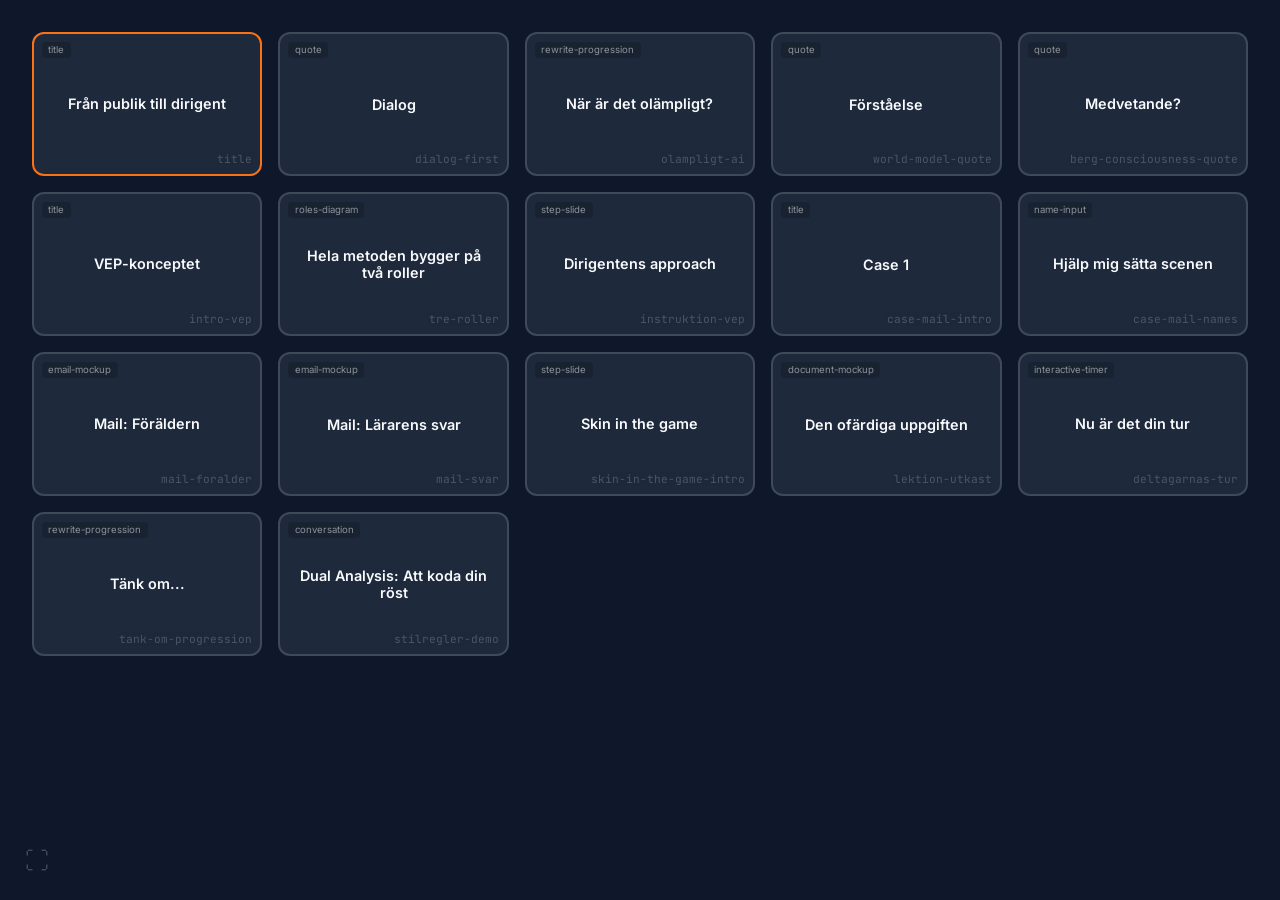
<file: index.html>
<!DOCTYPE html>
<html lang="sv">

<head>
    <meta charset="UTF-8">
    <meta name="viewport" content="width=device-width, initial-scale=1.0">
    <title>AI-Workshop Björnekullaskolan</title>
    <meta name="description" content="Workshop om AI för Björnekullaskolan, 28 april 2026">
    <link
        href="https://fonts.googleapis.com/css2?family=Inter:wght@400;600;700;900&family=JetBrains+Mono:wght@400;700&display=swap"
        rel="stylesheet">
    <style>
        :root {
            /* Bakgrundsfärger - ändra här för att byta tema */
            --bg: #0f172a;          /* Djup gryningsblå (slate-900) */
            --surface: #1e293b;     /* Ytor (slate-800) */
            --card-bg: #1e293b;     /* Kortens bakgrund */
            --card-bg-hover: #334155; /* Kort vid hover (slate-700) */

            /* Textfärger */
            --text: #f8fafc;
            --text-muted: rgba(248, 250, 252, 0.7);

            /* Accentfärger */
            --accent: #f97316;
            --accent2: #a855f7;
            --green: #22c55e;
            --yellow: #eab308;
            --red: #ef4444;

            /* Ramar */
            --border: rgba(255, 255, 255, 0.15);
            --border-hover: rgba(255, 255, 255, 0.3);
        }

        * {
            margin: 0;
            padding: 0;
            box-sizing: border-box;
        }

        body {
            font-family: 'Inter', sans-serif;
            background: var(--bg);
            color: var(--text);
            min-height: 100vh;
        }

        /* ===== CARD GRID VIEW ===== */
        .card-view {
            padding: 2rem;
            display: grid;
            grid-template-columns: repeat(auto-fill, minmax(200px, 1fr));
            gap: 1rem;
            max-width: 1400px;
            margin: 0 auto;
        }

        .card-view.hidden {
            display: none;
        }

        .slide-card {
            aspect-ratio: 16/10;
            background: var(--card-bg);
            border-radius: 12px;
            border: 2px solid var(--border);
            cursor: pointer;
            transition: all 0.3s;
            display: flex;
            flex-direction: column;
            align-items: center;
            justify-content: center;
            text-align: center;
            padding: 1rem;
            position: relative;
            overflow: hidden;
        }

        .slide-card:hover {
            border-color: var(--accent);
            transform: translateY(-4px);
            box-shadow: 0 10px 30px rgba(0, 0, 0, 0.4);
        }

        .slide-card:first-child {
            border-color: var(--accent);
        }

        .card-icon {
            font-size: 2rem;
            margin-bottom: 0.5rem;
        }

        .card-title {
            font-weight: 600;
            font-size: 0.9rem;
        }

        .card-id {
            position: absolute;
            bottom: 0.5rem;
            right: 0.5rem;
            font-size: 0.7rem;
            opacity: 0.3;
            font-family: 'JetBrains Mono', monospace;
            color: var(--text-muted);
        }

        .card-type {
            position: absolute;
            top: 0.5rem;
            left: 0.5rem;
            font-size: 0.6rem;
            opacity: 0.5;
            background: rgba(0, 0, 0, 0.3);
            padding: 0.15rem 0.4rem;
            border-radius: 4px;
        }

        /* ===== SLIDE FULLSCREEN VIEW ===== */
        .slide-view {
            position: fixed;
            inset: 0;
            background: var(--bg);
            display: none;
            flex-direction: column;
            z-index: 100;
        }

        .slide-view.active {
            display: flex;
        }

        .slide-content {
            flex: 1;
            display: flex;
            flex-direction: column;
            align-items: center;
            justify-content: center;
            padding: 2rem;
            overflow-y: auto;
        }

        .close-btn {
            position: fixed;
            top: 1rem;
            right: 1rem;
            background: rgba(255, 255, 255, 0.1);
            border: none;
            color: white;
            width: 48px;
            height: 48px;
            border-radius: 50%;
            font-size: 1.5rem;
            cursor: pointer;
            z-index: 101;
            transition: all 0.2s;
        }

        .close-btn:hover {
            background: rgba(255, 255, 255, 0.2);
        }

        /* ===== DIMMER BUTTON ===== */
        .dimmer-btn {
            position: fixed;
            top: 1rem;
            right: 5rem;
            background: rgba(255, 255, 255, 0.1);
            border: none;
            color: white;
            width: 48px;
            height: 48px;
            border-radius: 50%;
            font-size: 1.2rem;
            cursor: pointer;
            z-index: 101;
            transition: all 0.3s;
        }

        .dimmer-btn:hover {
            background: rgba(255, 255, 255, 0.2);
        }

        .dimmer-btn.active {
            background: var(--accent);
        }

        .slide-view.dimmed::before {
            content: '';
            position: absolute;
            inset: 0;
            background: rgba(0, 0, 0, 0.7);
            z-index: 1;
            pointer-events: none;
        }

        .slide-view.dimmed .slide-content {
            z-index: 2;
            position: relative;
        }

        .slide-view.dimmed .close-btn,
        .slide-view.dimmed .dimmer-btn {
            z-index: 102;
        }

        .nav-btn {
            display: none;
        }

        .slide-id-display {
            position: fixed;
            bottom: 1rem;
            left: 50%;
            transform: translateX(-50%);
            font-family: 'JetBrains Mono', monospace;
            font-size: 0.8rem;
            opacity: 0.4;
        }

        /* ===== SLIDE TYPE: TITLE ===== */
        .slide-title-type {
            text-align: center;
        }

        .slide-title-type h1 {
            font-size: clamp(2.5rem, 8vw, 5rem);
            font-weight: 900;
            background: linear-gradient(135deg, var(--accent), var(--accent2));
            -webkit-background-clip: text;
            background-clip: text;
            -webkit-text-fill-color: transparent;
            margin-bottom: 1rem;
        }

        .slide-title-type .subtitle {
            font-size: clamp(1.2rem, 3vw, 1.8rem);
            opacity: 0.8;
        }

        .slide-title-type .meta {
            margin-top: 2rem;
            opacity: 0.5;
            font-size: 0.9rem;
        }

        /* ===== SLIDE TYPE: PRESENTER ===== */
        .slide-presenter {
            text-align: center;
            max-width: 800px;
        }

        .slide-presenter .avatar {
            width: 180px;
            height: 180px;
            border-radius: 50%;
            background: linear-gradient(135deg, var(--accent), var(--accent2));
            display: flex;
            align-items: center;
            justify-content: center;
            font-size: 4rem;
            margin: 0 auto 2rem;
            overflow: hidden;
        }

        .slide-presenter .avatar img {
            width: 100%;
            height: 100%;
            object-fit: cover;
        }

        .slide-presenter h2 {
            font-size: clamp(2.5rem, 5vw, 3.5rem);
            margin-bottom: 0.5rem;
        }

        .slide-presenter .title-org {
            color: var(--accent);
            font-size: clamp(1.3rem, 2.5vw, 1.8rem);
            margin-bottom: 2rem;
        }

        .slide-presenter .bio {
            opacity: 0.9;
            line-height: 1.8;
            font-size: clamp(1.1rem, 2vw, 1.4rem);
        }

        .slide-presenter .contact {
            margin-top: 2rem;
            opacity: 0.6;
            font-size: 1rem;
        }

        /* ===== SLIDE TYPE: STAT ===== */
        .slide-stat {
            text-align: center;
        }

        .slide-stat .stat-value {
            font-size: clamp(6rem, 20vw, 14rem);
            font-weight: 900;
            line-height: 1;
            background: linear-gradient(135deg, #fcd34d, var(--accent));
            -webkit-background-clip: text;
            background-clip: text;
            -webkit-text-fill-color: transparent;
        }

        .slide-stat .stat-label {
            font-size: clamp(1.2rem, 3vw, 1.8rem);
            opacity: 0.9;
            margin-top: 1rem;
            max-width: 700px;
        }

        .slide-stat .stat-source {
            margin-top: 2rem;
            opacity: 0.5;
            font-size: 0.9rem;
        }

        /* ===== SLIDE TYPE: QUOTE ===== */
        .slide-quote {
            max-width: 1000px;
            text-align: center;
        }

        .slide-quote.typewriter {
            font-family: 'JetBrains Mono', monospace;
            color: #fff;
        }

        .slide-quote .quote-text {
            font-size: clamp(1.2rem, 2vw, 2.2rem);
            line-height: 1.5;
            white-space: pre-wrap;
        }

        .slide-quote.typewriter .quote-text {
            text-shadow: 0 0 20px rgba(255, 255, 255, 0.1);
            font-size: clamp(1.4rem, 2.5vw, 2.3rem);
        }

        .slide-quote .highlight {
            color: var(--accent);
            font-weight: 700;
        }

        .slide-quote .quote-author {
            margin-top: 2rem;
            opacity: 0.6;
            font-size: 1rem;
            font-family: 'Inter', sans-serif;
        }

        .slide-quote .cursor {
            display: inline-block;
            width: 0.6em;
            height: 1.2em;
            background: currentColor;
            margin-left: 0.2em;
            animation: blink 1s step-end infinite;
            vertical-align: middle;
        }

        @keyframes blink {
            50% {
                opacity: 0;
            }
        }

        /* ===== SLIDE TYPE: GRID ===== */
        .slide-grid {
            text-align: center;
            width: 100%;
            max-width: 1100px;
        }

        .slide-grid h2 {
            font-size: clamp(1.8rem, 4vw, 2.5rem);
            margin-bottom: 2.5rem;
            background: linear-gradient(135deg, var(--accent), var(--accent2));
            -webkit-background-clip: text;
            background-clip: text;
            -webkit-text-fill-color: transparent;
        }

        .grid-cards {
            display: grid;
            grid-template-columns: repeat(2, 1fr);
            gap: 1.5rem;
        }

        @media (max-width: 768px) {
            .grid-cards {
                grid-template-columns: 1fr;
            }
        }

        .grid-card {
            background: var(--card-bg);
            border-radius: 16px;
            padding: 2rem;
            border: 1px solid var(--border);
            text-align: left;
            transition: all 0.3s;
        }

        .grid-card:hover {
            border-color: var(--accent);
            transform: translateY(-3px);
        }

        .grid-card-icon {
            font-size: 2.5rem;
            margin-bottom: 1rem;
        }

        .grid-card-title {
            font-weight: 700;
            font-size: 1.2rem;
            margin-bottom: 0.8rem;
            color: var(--accent);
        }

        .grid-card-desc {
            font-size: 1rem;
            opacity: 0.85;
            line-height: 1.6;
        }

        /* ===== SLIDE TYPE: QUAD-FLIP ===== */
        .slide-quad {
            text-align: center;
            width: 100%;
            max-width: 900px;
        }

        .slide-quad h2 {
            font-size: 1.8rem;
            color: var(--red);
            margin-bottom: 2rem;
        }

        .quad-grid {
            display: grid;
            grid-template-columns: repeat(2, 1fr);
            gap: 1rem;
        }

        .quad-card {
            background: var(--card-bg);
            border-radius: 16px;
            padding: 2rem;
            border: 2px solid var(--border);
            cursor: pointer;
            transition: all 0.3s;
            min-height: 180px;
            display: flex;
            flex-direction: column;
            justify-content: center;
        }

        .quad-card:hover {
            border-color: var(--border-hover);
            background: var(--card-bg-hover);
            transform: translateY(-3px);
        }

        .quad-card.flipped {
            background: var(--card-bg-hover);
            border-color: var(--accent);
        }

        .quad-front {
            transition: opacity 0.3s;
        }

        .quad-back {
            display: none;
            font-size: 0.9rem;
            line-height: 1.6;
        }

        .quad-card.flipped .quad-front {
            display: none;
        }

        .quad-card.flipped .quad-back {
            display: block;
        }

        .quad-icon {
            font-size: 2rem;
            margin-bottom: 0.5rem;
        }

        .quad-title {
            font-weight: 700;
            font-size: 1.1rem;
        }

        /* ===== SLIDE TYPE: MODAL-CARDS ===== */
        .slide-modal-cards {
            text-align: center;
            width: 100%;
            max-width: 1100px;
        }

        .slide-modal-cards h2 {
            font-size: clamp(1.8rem, 4vw, 2.5rem);
            margin-bottom: 2.5rem;
            background: linear-gradient(135deg, var(--accent), var(--accent2));
            -webkit-background-clip: text;
            background-clip: text;
            -webkit-text-fill-color: transparent;
        }

        .modal-cards-grid {
            display: grid;
            grid-template-columns: repeat(3, 1fr);
            gap: 1.5rem;
        }

        .modal-card {
            background: var(--card-bg);
            border-radius: 16px;
            padding: 2rem;
            border: 2px solid var(--border);
            cursor: pointer;
            transition: all 0.3s;
            text-align: center;
            border-top: 4px solid var(--card-color, var(--accent));
        }

        .modal-card:hover {
            border-color: var(--accent);
            background: var(--card-bg-hover);
            transform: translateY(-4px);
        }

        .modal-card-icon {
            font-size: 3rem;
            margin-bottom: 1rem;
        }

        .modal-card-icon img {
            width: 80px;
            height: 80px;
            object-fit: contain;
        }

        .modal-card-title {
            font-weight: 700;
            font-size: 1.3rem;
        }

        .card-modal-content {
            text-align: left;
        }

        .card-modal-content h3 {
            font-size: 1.8rem;
            margin-bottom: 1.5rem;
            color: var(--accent);
        }

        .card-modal-icon {
            float: right;
            margin-left: 1.5rem;
            font-size: 4rem;
        }

        .card-modal-icon img {
            width: 120px;
            height: 120px;
            object-fit: contain;
        }

        .card-modal-text {
            font-size: 2.2rem;
            line-height: 1.5;
        }

        .card-modal-text strong {
            color: var(--accent);
        }

        /* ===== SLIDE TYPE: TRAFFIC-LIGHT ===== */
        .slide-traffic {
            width: 100%;
            max-width: 1000px;
        }

        .slide-traffic h2 {
            text-align: center;
            font-size: 1.8rem;
            margin-bottom: 2rem;
        }

        /* ===== SLIDE TYPE: IMAGE ===== */
        .slide-image {
            text-align: center;
            width: 100%;
            max-width: 1200px;
            display: flex;
            flex-direction: column;
            align-items: center;
            justify-content: center;
            height: 100%;
        }

        .slide-image h2 {
            font-size: clamp(1.8rem, 4vw, 2.5rem);
            margin-bottom: 0.5rem;
            color: #fff;
        }

        .slide-image .subtitle {
            font-size: clamp(1.2rem, 2vw, 1.5rem);
            opacity: 0.7;
            margin-bottom: 2rem;
        }

        .slide-image img {
            max-width: 100%;
            max-height: 65vh;
            object-fit: contain;
            border-radius: 12px;
            box-shadow: 0 10px 30px rgba(0,0,0,0.5);
            border: 1px solid rgba(255,255,255,0.1);
        }

        /* ===== SLIDE TYPE: ROLES DIAGRAM ===== */
        .slide-roles-diagram {
            text-align: center;
            width: 100%;
            max-width: 1200px;
            height: 100%;
            display: flex;
            flex-direction: column;
            justify-content: center;
        }

        .slide-roles-diagram h2 {
            font-size: clamp(2rem, 4vw, 3rem);
            margin-bottom: 3rem;
            color: #fff;
            text-transform: uppercase;
            letter-spacing: 2px;
        }

        .roles-container {
            display: grid;
            grid-template-columns: repeat(2, 1fr);
            gap: 2rem;
            position: relative;
        }

        .roles-container::before {
            content: '';
            position: absolute;
            top: 0;
            bottom: 0;
            left: 50%;
            width: 2px;
            background: var(--accent);
            opacity: 0.5;
        }

        .role-column {
            display: flex;
            flex-direction: column;
            align-items: center;
            padding: 0 1rem;
        }

        .role-header {
            font-size: 1.5rem;
            font-weight: 700;
            margin-bottom: 2rem;
            text-transform: uppercase;
        }

        .role-icon {
            font-size: 6rem;
            margin-bottom: 2rem;
            filter: drop-shadow(0 0 20px rgba(249,115,22,0.4));
        }

        .role-footer {
            font-size: 1.2rem;
            line-height: 1.5;
            color: #cbd5e1;
        }
        
        .role-footer strong {
            color: var(--accent);
        }

        .traffic-grid {
            display: grid;
            grid-template-columns: repeat(3, 1fr);
            gap: 1rem;
        }

        .traffic-col {
            border-radius: 12px;
            padding: 1.2rem;
        }

        .traffic-col.green {
            background: rgba(34, 197, 94, 0.15);
            border: 2px solid var(--green);
        }

        .traffic-col.yellow {
            background: rgba(234, 179, 8, 0.15);
            border: 2px solid var(--yellow);
        }

        .traffic-col.red {
            background: rgba(239, 68, 68, 0.15);
            border: 2px solid var(--red);
        }

        .traffic-header {
            font-weight: 700;
            font-size: 1.1rem;
            margin-bottom: 1rem;
            display: flex;
            align-items: center;
            gap: 0.5rem;
        }

        .traffic-col.green .traffic-header {
            color: var(--green);
        }

        .traffic-col.yellow .traffic-header {
            color: var(--yellow);
        }

        .traffic-col.red .traffic-header {
            color: var(--red);
        }

        .traffic-list {
            list-style: none;
        }

        .traffic-list li {
            padding: 0.5rem 0;
            border-bottom: 1px solid var(--border);
            font-size: 0.85rem;
        }

        .traffic-list li:last-child {
            border-bottom: none;
        }

        /* ===== SLIDE TYPE: INCIDENTS ===== */
        .slide-incidents {
            width: 100%;
            max-width: 1200px;
        }

        .slide-incidents h2 {
            color: var(--yellow);
            font-size: clamp(1.8rem, 4vw, 2.5rem);
            margin-bottom: 0.5rem;
        }

        .slide-incidents .subtitle {
            opacity: 0.8;
            margin-bottom: 2.5rem;
            font-size: 1.1rem;
        }

        .incidents-grid {
            display: grid;
            grid-template-columns: repeat(3, 1fr);
            gap: 1.5rem;
        }

        @media (max-width: 900px) {
            .incidents-grid {
                grid-template-columns: 1fr;
            }
        }

        .incident-card {
            background: var(--card-bg);
            border: 2px solid var(--red);
            border-radius: 16px;
            padding: 1.8rem;
            cursor: pointer;
            transition: all 0.3s;
            text-align: left;
        }

        .incident-card:hover {
            border-color: var(--red);
            transform: translateY(-4px);
            box-shadow: 0 8px 24px rgba(239, 68, 68, 0.2);
        }

        .incident-icon {
            font-size: 2rem;
            margin-bottom: 0.5rem;
        }

        .incident-name {
            font-weight: 700;
            font-size: 1.2rem;
            margin: 0.5rem 0;
        }

        .incident-age {
            color: var(--red);
            font-weight: 700;
            font-size: 1.1rem;
        }

        .incident-platform {
            font-size: 0.9rem;
            opacity: 0.7;
            margin-top: 0.3rem;
        }

        .incident-desc {
            margin-top: 1rem;
            font-size: 0.95rem;
            line-height: 1.6;
            opacity: 0.9;
        }

        /* ===== SLIDE TYPE: TOOL-LINKS ===== */
        .slide-tools {
            text-align: center;
            width: 100%;
            max-width: 700px;
        }

        .slide-tools h2 {
            font-size: 1.8rem;
            margin-bottom: 2rem;
        }

        .tools-grid {
            display: grid;
            grid-template-columns: repeat(auto-fit, minmax(250px, 1fr));
            gap: 1rem;
        }

        .tool-card {
            background: linear-gradient(135deg, rgba(34, 197, 94, 0.1), rgba(34, 197, 94, 0.05));
            border: 2px solid var(--green);
            border-radius: 14px;
            padding: 1.5rem;
            text-decoration: none;
            color: var(--text);
            transition: all 0.3s;
        }

        .tool-card:hover {
            transform: translateY(-4px);
            box-shadow: 0 10px 30px rgba(0, 0, 0, 0.3);
        }

        .tool-icon {
            font-size: 2.5rem;
            margin-bottom: 1rem;
        }

        .tool-name {
            font-size: 1.2rem;
            font-weight: 700;
            margin-bottom: 0.5rem;
        }

        .tool-desc {
            font-size: 0.9rem;
            opacity: 0.7;
        }

        /* ===== SLIDE TYPE: PROMPT-DEMO ===== */
        .slide-prompt-demo {
            text-align: center;
            width: 100%;
            max-width: 900px;
        }

        .slide-prompt-demo h2 {
            font-size: 1.8rem;
            margin-bottom: 0.5rem;
            background: linear-gradient(135deg, var(--accent2), #06b6d4);
            -webkit-background-clip: text;
            background-clip: text;
            -webkit-text-fill-color: transparent;
        }

        .slide-prompt-demo .subtitle {
            opacity: 0.7;
            margin-bottom: 1.5rem;
        }

        .prompt-box {
            background: #1a1a2e;
            border: 2px solid var(--accent2);
            border-radius: 12px;
            padding: 1.5rem;
            text-align: left;
            position: relative;
            margin-bottom: 1.5rem;
        }

        .prompt-box pre {
            font-family: 'JetBrains Mono', monospace;
            font-size: 0.95rem;
            line-height: 1.7;
            white-space: pre-wrap;
            word-wrap: break-word;
            color: #e2e8f0;
            margin: 0;
        }

        .prompt-box .placeholder {
            color: var(--accent);
            font-weight: 700;
        }

        .copy-btn {
            position: absolute;
            top: 0.8rem;
            right: 0.8rem;
            background: var(--accent2);
            border: none;
            color: white;
            padding: 0.4rem 0.8rem;
            border-radius: 6px;
            cursor: pointer;
            font-size: 0.8rem;
            transition: all 0.2s;
        }

        .copy-btn:hover {
            background: #9333ea;
        }

        .copy-btn.copied {
            background: var(--green);
        }

        .prompt-example {
            background: rgba(34, 197, 94, 0.1);
            border: 1px solid var(--green);
            border-radius: 10px;
            padding: 1rem;
            text-align: left;
        }

        .prompt-example-label {
            color: var(--green);
            font-weight: 600;
            font-size: 0.85rem;
            margin-bottom: 0.5rem;
        }

        .prompt-example-text {
            font-style: italic;
            opacity: 0.9;
        }

        .prompt-why {
            margin-top: 1.5rem;
            background: rgba(168, 85, 247, 0.1);
            border-left: 4px solid var(--accent2);
            padding: 1rem;
            border-radius: 0 8px 8px 0;
            text-align: left;
            font-size: 0.9rem;
        }

        /* ===== SLIDE TYPE: VIDEO-LINK ===== */
        .slide-video-link {
            text-align: center;
            width: 100%;
            max-width: 700px;
        }

        .slide-video-link h2 {
            font-size: 2.5rem;
            margin-bottom: 0.5rem;
        }

        .slide-video-link .subtitle {
            opacity: 0.7;
            margin-bottom: 2rem;
            font-size: 1.2rem;
        }

        .video-play-button {
            display: inline-flex;
            flex-direction: column;
            align-items: center;
            gap: 1rem;
            padding: 2rem 4rem;
            background: linear-gradient(135deg, var(--accent1), var(--accent2));
            border-radius: 20px;
            text-decoration: none;
            color: white;
            transition: all 0.3s ease;
            box-shadow: 0 8px 32px rgba(168, 85, 247, 0.3);
        }

        .video-play-button:hover {
            transform: scale(1.05);
            box-shadow: 0 12px 48px rgba(168, 85, 247, 0.5);
        }

        .play-icon {
            font-size: 4rem;
            line-height: 1;
        }

        .play-text {
            font-size: 1.2rem;
            font-weight: 600;
        }

        .video-description {
            margin-top: 2rem;
            opacity: 0.8;
            max-width: 500px;
            margin-left: auto;
            margin-right: auto;
        }

        /* ===== SLIDE TYPE: STEP-SLIDE ===== */
        .slide-step {
            text-align: center;
            width: 100%;
            max-width: 1000px;
            position: relative;
        }

        .step-container {
            min-height: 60vh;
            display: flex;
            flex-direction: column;
            align-items: center;
            justify-content: center;
            cursor: pointer;
        }

        .step-content {
            display: none;
            animation: fadeInStep 0.5s ease;
        }

        .step-content.active {
            display: flex;
            flex-direction: column;
            align-items: center;
            gap: 1.5rem;
        }

        @keyframes fadeInStep {
            from {
                opacity: 0;
                transform: translateY(20px);
            }

            to {
                opacity: 1;
                transform: translateY(0);
            }
        }

        .step-title {
            font-size: clamp(2.5rem, 5vw, 4rem);
            font-weight: 900;
            color: var(--accent);
            margin-bottom: 1rem;
        }

        .step-subtitle {
            font-size: clamp(1.5rem, 3vw, 2.5rem);
            color: var(--sage);
            font-weight: 600;
        }

        .step-definition {
            font-size: clamp(1.5rem, 3vw, 2.5rem);
            max-width: 800px;
            line-height: 1.6;
            color: var(--accent);
        }

        .step-list {
            text-align: left;
            max-width: 900px;
            list-style: none;
            padding-left: 0;
            display: flex;
            flex-direction: column;
            gap: 1.2rem;
        }

        .step-list li {
            font-size: clamp(1.2rem, 2.5vw, 1.8rem);
            line-height: 1.5;
            background: var(--card-bg);
            padding: 1rem 1.5rem;
            border-radius: 12px;
            border-left: 4px solid var(--accent);
        }

        .step-list li strong {
            color: #fff;
            display: inline-block;
            margin-right: 0.5rem;
        }

        .step-list li span {
            color: var(--text-muted);
        }

        .step-list li.highlight {
            background: rgba(249, 115, 22, 0.15); /* var(--accent) with opacity */
            border: 1px solid var(--accent);
            border-left: 6px solid var(--accent);
            transform: scale(1.03);
            margin: 10px 0;
            box-shadow: 0 10px 25px rgba(0,0,0,0.4);
        }

        .step-list li.highlight strong {
            color: var(--accent);
            font-size: 110%;
        }

        .step-list li.highlight span {
            color: #fff;
            font-weight: 500;
        }

        .step-footer {
            color: var(--coral);
            font-size: clamp(1.2rem, 2vw, 1.8rem);
            font-weight: 600;
            font-style: italic;
            margin-top: 1.5rem;
        }

        .step-dots {
            display: flex;
            gap: 0.8rem;
            justify-content: center;
            margin-top: 2rem;
        }

        .step-dot {
            width: 12px;
            height: 12px;
            border-radius: 50%;
            background: rgba(255, 255, 255, 0.3);
            cursor: pointer;
            transition: all 0.3s;
        }

        .step-dot.active {
            background: var(--accent);
            transform: scale(1.3);
        }

        .step-hint {
            position: absolute;
            bottom: 2rem;
            left: 50%;
            transform: translateX(-50%);
            opacity: 0.5;
            font-size: 0.9rem;
        }

        /* ===== SLIDE TYPE: TOKEN-DEMO ===== */
        .slide-token-demo {
            text-align: center;
            width: 100%;
            max-width: 800px;
        }

        .slide-token-demo h2 {
            font-size: 1.8rem;
            margin-bottom: 0.5rem;
            background: linear-gradient(135deg, var(--accent), var(--accent2));
            -webkit-background-clip: text;
            background-clip: text;
            -webkit-text-fill-color: transparent;
        }

        .slide-token-demo .desc {
            opacity: 0.7;
            margin-bottom: 2rem;
        }

        .demo-box {
            background: var(--surface);
            border-radius: 16px;
            padding: 2rem;
        }

        .prompt-area {
            font-family: 'JetBrains Mono', monospace;
            font-size: 1.5rem;
            margin-bottom: 1.5rem;
        }

        .predicted {
            color: var(--green);
            opacity: 0;
            transition: opacity 0.3s;
        }

        .predicted.visible {
            opacity: 1;
        }

        .token-cursor {
            display: inline-block;
            width: 0.6em;
            height: 1.2em;
            background: var(--accent);
            margin-left: 0.1em;
            animation: blink 1s step-end infinite;
            vertical-align: middle;
        }

        .options {
            display: flex;
            gap: 0.8rem;
            flex-wrap: wrap;
            justify-content: center;
            margin-bottom: 1.5rem;
        }

        .option {
            background: rgba(249, 115, 22, 0.15);
            border: 2px solid var(--accent);
            border-radius: 8px;
            padding: 0.6rem 1.2rem;
            cursor: pointer;
            transition: all 0.2s;
            font-family: 'JetBrains Mono', monospace;
        }

        .option:hover {
            background: var(--accent);
            color: var(--bg);
        }

        .option.selected {
            background: var(--green);
            border-color: var(--green);
            color: var(--bg);
        }

        .probability {
            font-size: 0.75rem;
            opacity: 0.7;
            margin-left: 0.5rem;
        }

        .explanation {
            background: rgba(168, 85, 247, 0.1);
            border-left: 4px solid var(--accent2);
            padding: 1rem;
            border-radius: 0 8px 8px 0;
            text-align: left;
            font-size: 0.95rem;
            line-height: 1.6;
        }

        .reset-btn {
            margin-top: 1rem;
            background: rgba(255, 255, 255, 0.1);
            border: none;
            color: white;
            padding: 0.5rem 1rem;
            border-radius: 6px;
            cursor: pointer;
        }

        .reset-btn:hover {
            background: rgba(255, 255, 255, 0.2);
        }

        /* Modal for incidents */
        .modal-overlay {
            position: fixed;
            inset: 0;
            background: rgba(0, 0, 0, 0.9);
            display: none;
            align-items: center;
            justify-content: center;
            z-index: 200;
            padding: 2rem;
        }

        .modal-overlay.active {
            display: flex;
        }

        .modal {
            background: var(--surface);
            border-radius: 16px;
            padding: 2rem;
            max-width: 600px;
            max-height: 80vh;
            overflow-y: auto;
        }

        .modal h3 {
            color: var(--red);
            margin-bottom: 1rem;
        }

        .modal p {
            line-height: 1.7;
            margin-bottom: 1rem;
        }

        .modal a {
            color: var(--yellow);
        }

        /* Source button */
        .source-btn {
            position: fixed;
            bottom: 1rem;
            right: 1rem;
            background: rgba(255, 255, 255, 0.1);
            border: 1px solid rgba(255, 255, 255, 0.2);
            color: white;
            padding: 0.5rem 1rem;
            border-radius: 8px;
            cursor: pointer;
            font-size: 0.8rem;
            z-index: 101;
            display: flex;
            align-items: center;
            gap: 0.4rem;
            transition: all 0.2s;
        }

        .source-btn:hover {
            background: rgba(255, 255, 255, 0.2);
            border-color: var(--yellow);
        }

        .sources-modal h3 {
            color: var(--yellow);
            margin-bottom: 1rem;
        }

        .sources-modal .source-item {
            padding: 0.8rem 0;
            border-bottom: 1px solid var(--border);
        }

        .sources-modal .source-item:last-child {
            border-bottom: none;
        }

        .sources-modal .source-name {
            font-weight: 600;
            margin-bottom: 0.3rem;
        }

        .sources-modal .source-url {
            font-size: 0.85rem;
            color: var(--yellow);
            word-break: break-all;
        }

        @media (max-width: 768px) {

            .traffic-grid,
            .quad-grid {
                grid-template-columns: 1fr;
            }
        }

        /* Large screen optimization for auditorium presentations */
        @media (min-width: 1200px) {
            .slide-content {
                padding: 3rem;
            }

            /* Bigger titles */
            .slide-title-type h1 {
                font-size: clamp(4rem, 8vw, 8rem);
            }

            .slide-title-type .subtitle {
                font-size: clamp(1.5rem, 3vw, 2.5rem);
            }

            /* Bigger stats */
            .slide-stat .stat-value {
                font-size: clamp(10rem, 25vw, 20rem);
            }

            .slide-stat .stat-label {
                font-size: clamp(1.8rem, 4vw, 3rem);
                max-width: 1000px;
            }

            /* Bigger quotes */
            .slide-quote {
                max-width: 1200px;
            }

            .slide-quote .quote-text {
                font-size: clamp(2rem, 4vw, 3.5rem);
            }

            .slide-quote .quote-author {
                font-size: 1.5rem;
            }

            /* Bigger grid cards */
            .grid-cards {
                gap: 2rem;
            }

            .grid-card {
                padding: 2.5rem;
            }

            .grid-card-icon {
                font-size: 4rem;
            }

            .grid-card-title {
                font-size: 1.6rem;
            }

            .grid-card-desc {
                font-size: 1.2rem;
            }

            /* Bigger quad flip cards */
            .quad-card {
                min-height: 280px;
            }

            .quad-icon {
                font-size: 4rem;
            }

            .quad-title {
                font-size: 1.4rem;
            }

            .quad-back {
                font-size: 1.3rem;
            }

            /* Bigger traffic light */
            .traffic-column h3 {
                font-size: 1.6rem;
            }

            .traffic-item {
                font-size: 1.2rem;
                padding: 1rem;
            }

            /* Bigger prompt demo */
            .slide-prompt-demo {
                max-width: 1100px;
            }

            .prompt-box pre {
                font-size: 1.3rem;
            }

            /* Bigger token demo */
            .slide-token-demo {
                max-width: 1000px;
            }

            .demo-box {
                padding: 3rem;
            }

            .prompt-area {
                font-size: 2rem;
            }

            .option {
                font-size: 1.4rem;
                padding: 1.2rem 2rem;
            }
            /* Rewrite progression */
            .slide-rewrite { text-align: center; max-width: 900px; margin: 0 auto; display: flex; flex-direction: column; align-items: center; justify-content: center; gap: 24px; }
            .rewrite-prefix { font-size: 1.8rem; font-weight: 300; color: var(--accent); opacity: 0; transition: opacity 0.6s ease; font-style: italic; }
            .rewrite-prefix.visible { opacity: 1; }
            .rewrite-main { font-size: 3rem; font-weight: 300; line-height: 1.5; color: var(--text); }
            .rewrite-main .rw-slot { display: inline; color: #fff; transition: color 0.4s ease; }
            .rewrite-main .rw-slot.active { border-right: 2px solid var(--accent); animation: blink-cursor 0.8s step-end infinite; color: var(--accent); }
            .rewrite-main .rw-slot.changed { color: var(--accent); }
            .rewrite-main .rw-slot .changed { color: var(--accent); }
            
            /* Case Grid */
            .slide-case-grid { max-width: 1200px; margin: 0 auto; text-align: center; }
            .slide-case-grid h2 { font-size: 2.8rem; font-weight: 700; margin-bottom: 40px; }
            .cg-cards { display: grid; grid-template-columns: repeat(auto-fit, minmax(280px, 1fr)); gap: 24px; }
            .cg-card { 
                background: var(--card-bg); border-radius: 20px; padding: 32px; 
                text-align: left; cursor: pointer; transition: all 0.3s cubic-bezier(0.16, 1, 0.3, 1);
                box-shadow: 0 4px 20px rgba(0,0,0,0.04);
                position: relative; overflow: hidden;
                border: 1px solid var(--border);
            }
            .cg-card::before {
                content: ''; position: absolute; top: 0; left: 0; width: 8px; height: 100%;
                background: var(--card-color, var(--accent));
            }
            .cg-card:hover { transform: translateY(-4px); box-shadow: 0 12px 30px rgba(0,0,0,0.4); border-color: var(--accent); }
            .cg-card.expanded { grid-column: 1 / -1; }
            .cg-title { font-size: 2.2rem; font-weight: 600; margin-bottom: 16px; color: var(--text); }
            .cg-desc { font-size: 1.6rem; color: var(--text-muted); line-height: 1.6; }
            .cg-card.expanded .cg-desc { font-size: 1.8rem; margin-top: 24px; border-top: 1px dashed rgba(255,255,255,0.2); padding-top: 24px; }
            .cg-image-grid { display: grid; grid-template-columns: repeat(auto-fit, minmax(180px, 1fr)); gap: 16px; margin: 24px 0; }
            .cg-image-grid img { width: 100%; height: 180px; object-fit: cover; border-radius: 8px; cursor: zoom-in; transition: transform 0.2s; }
            .cg-image-grid img:hover { transform: scale(1.05); }

            /* Interactive Timer Slide */
            .slide-timer { max-width: 900px; margin: 0 auto; text-align: center; display: flex; flex-direction: column; align-items: center; justify-content: center; height: 100%; }
            .slide-timer h2 { font-size: 5rem; margin-bottom: 20px; color: #fff; }
            .slide-timer .subtitle { font-size: 2.2rem; color: rgba(255,255,255,0.8); margin-bottom: 40px; }
            .timer-setup { display: flex; align-items: center; gap: 20px; background: rgba(255,255,255,0.05); padding: 30px 40px; border-radius: 16px; border: 1px solid rgba(255,255,255,0.1); box-shadow: 0 10px 40px rgba(0,0,0,0.4); backdrop-filter: blur(10px); }
            .timer-setup label { font-size: 2.4rem; font-weight: 500; color: #fff; }
            .timer-setup input { font-size: 3rem; padding: 10px 20px; background: rgba(0,0,0,0.6); border: 2px solid var(--accent); color: var(--accent); border-radius: 8px; font-family: var(--font); box-shadow: inset 0 2px 10px rgba(0,0,0,0.5); }
            .timer-setup input:focus { outline: none; box-shadow: 0 0 20px rgba(255,95,86,0.3); }
            .timer-setup button { font-size: 2.4rem; padding: 15px 30px; background: var(--accent); color: #fff; border: none; border-radius: 8px; cursor: pointer; font-weight: bold; transition: all 0.2s; box-shadow: 0 4px 15px rgba(255,95,86,0.3); }
            .timer-setup button:hover { background: #ff4035; transform: scale(1.05); }
            .timer-display { margin-top: 40px; display: none; flex-direction: column; align-items: center; }
            .timer-digits { font-size: 16rem; font-weight: bold; color: var(--accent); font-variant-numeric: tabular-nums; line-height: 1; text-shadow: 0 0 40px rgba(255, 95, 86, 0.4); }
            
            .timer-fullscreen-overlay { position: fixed; top: 0; left: 0; right: 0; bottom: 0; background: rgba(10, 10, 10, 0.95); z-index: 1000; display: flex; align-items: center; justify-content: center; opacity: 0; pointer-events: none; transition: opacity 0.5s ease; backdrop-filter: blur(20px); }
            .timer-fullscreen-overlay.visible { opacity: 1; pointer-events: auto; }
            .timer-fullscreen-text { font-size: 8rem; font-weight: bold; color: var(--accent); text-align: center; max-width: 80%; line-height: 1.2; text-shadow: 0 10px 50px rgba(255,95,86,0.3); }

            /* ===== LIGHTBOX ===== */
            .slide-lightbox {
            position: fixed;
            top: 0; left: 0; width: 100vw; height: 100vh;
            z-index: 9999;
            background: rgba(0,0,0,0.9);
            display: flex;
            align-items: center;
            justify-content: center;
            opacity: 0;
            transition: opacity 0.3s ease;
            pointer-events: none;
            }
            .slide-lightbox.visible { opacity: 1; pointer-events: auto; }
            .slide-lightbox.theme-light { background: rgba(250,250,248,0.95); }
            .lightbox-close {
            position: absolute; top: 24px; right: 24px;
            background: transparent; border: 1px solid var(--text-muted); color: var(--text-muted);
            padding: 8px 16px; font-family: var(--font); font-size: 0.9rem; cursor: pointer;
            border-radius: 8px; transition: all 0.2s;
            }
            .lightbox-close:hover { background: rgba(255,255,255,0.1); color: #fff; border-color: #fff; }
            .slide-lightbox.theme-dark .lightbox-close { color: #fff; border-color: rgba(255,255,255,0.5); }
            .slide-lightbox.theme-dark .lightbox-close:hover { background: rgba(255,255,255,0.1); border-color: #fff; }
            .lightbox-content {
            max-width: 1000px; width: 90%; max-height: 90vh; overflow-y: auto;
            padding: 40px; background: var(--card-bg); border-radius: 12px;
            box-shadow: 0 20px 60px rgba(0,0,0,0.4); font-family: var(--font);
            }
            .slide-lightbox.theme-dark .lightbox-content { background: #111; color: #eee; border: 1px solid #333; }
            
            /* Conversation Slide */
            .slide-conversation { max-width: 900px; height: 75vh; overflow-y: auto; margin: 0 auto; display: flex; flex-direction: column; gap: 20px; text-align: left; padding: 20px 20px 200px 20px; -ms-overflow-style: none; scrollbar-width: none; }
            .slide-conversation::-webkit-scrollbar { display: none; }
            .conv-message { padding: 20px 25px; border-radius: 20px; font-size: 1.6rem; max-width: 85%; opacity: 0; transform: translateY(20px); transition: all 0.4s cubic-bezier(0.16, 1, 0.3, 1); display: none; }
            .conv-message.active { opacity: 1; transform: translateY(0); display: block; }
            .conv-user { align-self: flex-end; background: rgba(249, 115, 22, 0.15); border: 1px solid var(--accent); color: var(--text); border-bottom-right-radius: 4px; box-shadow: 0 4px 15px rgba(0,0,0,0.2); }
            .conv-ai { align-self: flex-start; background: var(--card-bg); border: 1px solid var(--border); border-bottom-left-radius: 4px; color: var(--text); }
            .conv-meta { font-size: 1rem; opacity: 0.7; margin-bottom: 8px; font-family: monospace; font-weight: 600; text-transform: uppercase; letter-spacing: 1px; }
            .conv-ai .conv-meta { color: var(--accent); }
            
            /* Email Mockup Slide */
            .slide-email { max-width: 1200px; margin: 0 auto; width: 100%; border-radius: 12px; overflow: hidden; box-shadow: 0 20px 50px rgba(0,0,0,0.6); font-family: -apple-system, BlinkMacSystemFont, "Segoe UI", Roboto, Helvetica, Arial, sans-serif; background: #ffffff; color: #333333; text-align: left; }
            .email-header { background: #e5e5e5; padding: 15px 20px; border-bottom: 1px solid #d0d0d0; display: flex; align-items: center; gap: 8px; }
            .email-dots { display: flex; gap: 8px; }
            .email-dot { width: 14px; height: 14px; border-radius: 50%; }
            .email-dot.red { background: #ff5f56; }
            .email-dot.yellow { background: #ffbd2e; }
            .email-dot.green { background: #27c93f; }
            .email-meta { padding: 25px 30px; border-bottom: 1px solid #e0e0e0; font-size: 1.3rem; background: #fafafa; }
            .email-meta div { margin-bottom: 10px; display: flex; }
            .email-meta span { color: #888; width: 80px; display: inline-block; font-weight: 600; flex-shrink: 0; }
            .email-meta .meta-val { color: #111; font-weight: 400; }
            .email-meta .meta-subject { font-weight: 700; font-size: 1.5rem; margin-top: 15px; color: #000; }
            .email-body { padding: 40px 40px 60px 40px; font-size: 2.4rem; line-height: 1.6; max-height: 50vh; overflow-y: auto; color: #222; scroll-behavior: smooth; }
            .email-body .cursor { display: inline-block; width: 2px; height: 1.2em; background-color: #333; margin-left: 2px; vertical-align: middle; animation: blink-cursor 0.8s step-end infinite; }
            
            /* Name Input Slide */
            .slide-name-input { max-width: 900px; margin: 0 auto; text-align: center; }
            .slide-name-input h2 { font-size: 4.5rem; margin-bottom: 15px; color: #fff; text-shadow: 0 4px 20px rgba(0,0,0,0.5); }
            .slide-name-input .subtitle { font-size: 2.2rem; color: rgba(255,255,255,0.8); margin-bottom: 40px; }
            .input-grid { display: flex; flex-direction: column; gap: 25px; margin-top: 40px; }
            .input-group { display: flex; align-items: center; justify-content: flex-start; background: rgba(30, 30, 40, 0.8); padding: 20px 40px; border-radius: 16px; border: 1px solid rgba(255,255,255,0.1); box-shadow: 0 10px 40px rgba(0,0,0,0.4); backdrop-filter: blur(10px); }
            .input-group label { font-size: 2.4rem; font-weight: 500; color: #fff; width: 300px; text-align: left; }
            .input-group input { flex-grow: 1; font-size: 2.4rem; padding: 15px 25px; border-radius: 10px; border: 2px solid rgba(255,255,255,0.1); background: rgba(0,0,0,0.4); color: var(--accent); font-family: var(--font); transition: all 0.3s; box-shadow: inset 0 2px 10px rgba(0,0,0,0.5); }
            .input-group input:focus { outline: none; border-color: var(--accent); background: rgba(0,0,0,0.6); box-shadow: 0 0 20px rgba(255,100,100,0.2), inset 0 2px 10px rgba(0,0,0,0.5); }
            .input-group input::placeholder { color: rgba(255,255,255,0.2); }
            
            .slide-lightbox.theme-dark .lightbox-content { background: #111; color: #eee; border: 1px solid #333; }
        }
    </style>
</head>

<body>
    <div class="card-view" id="cardView"></div>

    <div class="slide-view" id="slideView">
        <button class="close-btn" onclick="closeSlide()">✕</button>
        <button class="dimmer-btn" id="dimmerBtn" onclick="toggleDimmer()" title="Dimma bakgrund">🌙</button>
        <div class="slide-content" id="slideContent"></div>
        <div class="slide-id-display" id="slideIdDisplay"></div>
    </div>

    <div class="modal-overlay" id="incidentModal" onclick="closeIncidentModal(event)">
        <div class="modal" id="incidentModalContent" onclick="event.stopPropagation()"></div>
    </div>

    <div class="modal-overlay" id="sourcesModal" onclick="closeSourcesModal(event)">
        <div class="modal sources-modal" id="sourcesModalContent" onclick="event.stopPropagation()"></div>
    </div>

    <button class="source-btn" id="sourceBtn" style="display:none" onclick="showSources()">
        📚 Källor
    </button>

    <button id="fullscreenBtn" onclick="toggleFullScreen()" title="Helskärm" style="position: fixed; bottom: 15px; left: 15px; z-index: 10000; background: none; border: none; color: var(--text-muted); cursor: pointer; font-size: 1.5rem; opacity: 0.3; padding: 10px; transition: opacity 0.2s;" onmouseover="this.style.opacity=1" onmouseout="this.style.opacity=0.3">
        ⛶
    </button>

    <!-- Slide Lightbox -->
    <div id="slideLightbox" class="slide-lightbox theme-dark">
        <button id="lightboxClose" class="lightbox-close">[ STÄNG ]</button>
        <div id="lightboxContent" class="lightbox-content"></div>
    </div>

    <script>
        let slidesData = [];
        let currentSlideIndex = 0;
        
        let globalNames = {
            elev: "",
            mamma: "",
            larare: ""
        };
        
        function replaceNames(text) {
            if(!text) return text;
            return text
                .replace(/\[ELEV\]/g, globalNames.elev)
                .replace(/\[MAMMA\]/g, globalNames.mamma)
                .replace(/\[LÄRARE\]/g, globalNames.larare);
        }

        // Load slides from JSON
        async function loadSlides() {
            try {
                const response = await fetch('slides.json?t=' + new Date().getTime());
                const data = await response.json();
                slidesData = data.slides;
                renderCardView();
            } catch (error) {
                console.error('Failed to load slides:', error);
                document.getElementById('cardView').innerHTML = '<p style="padding:2rem;opacity:0.5">Kunde inte ladda slides.json</p>';
            }
        }

        // Render card grid
        function renderCardView() {
            const container = document.getElementById('cardView');
            container.innerHTML = slidesData.map((slide, index) => {
                const bgStyle = slide.background
                    ? `background-image: linear-gradient(rgba(10, 10, 30, 0.5), rgba(10, 10, 30, 0.7)), url('${slide.background}'); background-size: cover; background-position: center;`
                    : '';
                const cardTitle = getCardTitle(slide);
                return `
                <div class="slide-card" onclick="openSlide(${index})" style="${bgStyle}">
                    <span class="card-type">${slide.type}</span>
                    <span class="card-title">${cardTitle}</span>
                    <span class="card-id">${slide.id}</span>
                </div>
            `}).join('');
        }

        function getCardTitle(slide) {
            // Prioritera title, sedan author för quotes, sedan andra fält
            if (slide.title) return slide.title;
            if (slide.type === 'quote' && slide.author) return slide.author;
            if (slide.name) return slide.name;
            if (slide.value) return slide.value;
            if (slide.type === 'quote' && slide.text) {
                // Extrahera första 30 tecken av texten
                const cleanText = slide.text.replace(/\*/g, '').substring(0, 35);
                return cleanText + '...';
            }
            return 'Slide';
        }

        function getTypeIcon(type) {
            const icons = {
                'title': '🎬',
                'presenter': '👤',
                'stat': '📊',
                'quote': '💬',
                'grid': '📦',
                'quad-flip': '🔄',
                'traffic-light': '🚦',
                'incidents': '⚠️',
                'tool-links': '🔧',
                'token-demo': '🧠',
                'step-slide': '📖',
                'prompt-demo': '✨',
                'video-link': '🎬'
            };
            return icons[type] || '📄';
        }

        // Open slide in fullscreen
        function openSlide(index) {
            currentSlideIndex = index;
            renderCurrentSlide();
            document.getElementById('cardView').classList.add('hidden');
            document.getElementById('slideView').classList.add('active');
        }

        function closeSlide() {
            document.getElementById('slideView').classList.remove('active');
            document.getElementById('slideView').classList.remove('dimmed');
            document.getElementById('dimmerBtn').classList.remove('active');
            document.getElementById('cardView').classList.remove('hidden');
        }

        function openLightbox(imageSrc) {
            const lb = document.getElementById('slideLightbox');
            const content = document.getElementById('lightboxContent');
            lb.classList.add('visible');
            content.innerHTML = `<img src="${imageSrc}" style="width:100%;max-height:80vh;object-fit:contain;border-radius:12px;">`;
            document.getElementById('lightboxClose').onclick = () => { lb.classList.remove('visible'); };
            lb.onclick = (e) => { if(e.target === lb) lb.classList.remove('visible'); };
        }

        function toggleDimmer() {
            const slideView = document.getElementById('slideView');
            const dimmerBtn = document.getElementById('dimmerBtn');
            slideView.classList.toggle('dimmed');
            dimmerBtn.classList.toggle('active');
        }

        function toggleFullScreen() {
            if (!document.fullscreenElement) {
                document.documentElement.requestFullscreen().catch(err => {
                    console.log(`Kunde inte starta helskärm: ${err.message}`);
                });
            } else {
                if (document.exitFullscreen) {
                    document.exitFullscreen();
                }
            }
        }

        function prevSlide() {
            if (currentSlideIndex > 0) {
                currentSlideIndex--;
                renderCurrentSlide();
            }
        }

        function nextSlide() {
            if (currentSlideIndex < slidesData.length - 1) {
                currentSlideIndex++;
                renderCurrentSlide();
            }
        }

        function renderCurrentSlide() {
            window.handleNextStep = null;
            const slide = slidesData[currentSlideIndex];
            const content = document.getElementById('slideContent');
            const slideView = document.getElementById('slideView');
            document.getElementById('slideIdDisplay').textContent = `${currentSlideIndex + 1}/${slidesData.length} • ${slide.id}`;

            // Apply background image if specified
            if (slide.background) {
                slideView.style.backgroundImage = `linear-gradient(rgba(10, 10, 30, 0.7), rgba(10, 10, 30, 0.8)), url('${slide.background}')`;
                slideView.style.backgroundSize = 'cover';
                slideView.style.backgroundPosition = 'center';
            } else {
                slideView.style.backgroundImage = '';
            }

            switch (slide.type) {
                case 'image': content.innerHTML = renderImage(slide); break;
                case 'title': content.innerHTML = renderTitle(slide); break;
                case 'presenter': content.innerHTML = renderPresenter(slide); break;
                case 'stat': content.innerHTML = renderStat(slide); break;
                case 'quote': content.innerHTML = renderQuote(slide); break;
                case 'grid': content.innerHTML = renderGrid(slide); break;
                case 'quad-flip': content.innerHTML = renderQuadFlip(slide); break;
                case 'modal-cards': content.innerHTML = renderModalCards(slide); break;
                case 'traffic-light': content.innerHTML = renderTrafficLight(slide); break;
                case 'incidents': content.innerHTML = renderIncidents(slide); break;
                case 'roles-diagram': content.innerHTML = renderRolesDiagram(slide); break;
                case 'tool-links': content.innerHTML = renderToolLinks(slide); break;
                case 'token-demo': content.innerHTML = renderTokenDemo(slide); break;
                case 'prompt-demo': content.innerHTML = renderPromptDemo(slide); break;
                case 'video-link': content.innerHTML = renderVideoLink(slide); break;
                case 'step-slide': content.innerHTML = renderStepSlide(slide); break;
                case 'case-grid': content.innerHTML = renderCaseGrid(slide); break;
                case 'name-input': content.innerHTML = renderNameInput(slide); break;
                case 'interactive-timer': content.innerHTML = renderInteractiveTimer(slide); break;
                case 'document-mockup': content.innerHTML = renderDocumentMockup(slide); break;
                case 'email-mockup': content.innerHTML = renderEmailMockup(slide); break;
                case 'conversation': 
                    content.innerHTML = renderConversation(slide); 
                    setTimeout(() => initConversation(content.querySelector('.slide-conversation'), slide.messages), 100);
                    break;
                case 'rewrite-progression': 
                    content.innerHTML = renderRewriteProgression(slide); 
                    setTimeout(() => initRewriteProgression(content.querySelector('.slide-rewrite'), slide.steps, slide.prefix||[]), 100);
                    break;
                default: content.innerHTML = `<p>Unknown slide type: ${slide.type}</p>`;
            }
            updateSourceButton();
        }

        function renderImage(s) {
            return `<div class="slide-image">
                ${s.title ? `<h2>${s.title}</h2>` : ''}
                ${s.subtitle ? `<div class="subtitle">${s.subtitle}</div>` : ''}
                <img src="${s.image}" alt="${s.title || ''}">
                ${s.description ? `<div class="image-description" style="margin-top: 2rem; font-size: 1.5rem; max-width: 800px; color: #cbd5e1; line-height: 1.6;">${s.description}</div>` : ''}
            </div>`;
        }

        function renderRolesDiagram(s) {
            return `<div class="slide-roles-diagram">
                <h2>${s.title}</h2>
                <div class="roles-container">
                    ${s.roles.map(r => `
                        <div class="role-column">
                            <div class="role-header">${r.name}</div>
                            <div class="role-icon">
                                ${r.image ? `<img src="${r.image}" alt="${r.name}" style="width: 140px; height: 140px; object-fit: cover; border-radius: 50%; border: 4px solid var(--accent); box-shadow: 0 0 20px rgba(249,115,22,0.4);">` : r.icon}
                            </div>
                            <div class="role-footer"><strong>Funktion:</strong> ${r.function}</div>
                        </div>
                    `).join('')}
                </div>
            </div>`;
        }

        function renderTitle(s) {
            return `<div class="slide-title-type">
                <h1>${s.title}</h1>
                <div class="subtitle">${s.subtitle || ''}</div>
                <div class="meta">${s.meta || ''}</div>
            </div>`;
        }

        function renderPresenter(s) {
            const avatarContent = s.avatar
                ? `<img src="${s.avatar}" alt="${s.name}">`
                : '👤';
            return `<div class="slide-presenter">
                <div class="avatar">${avatarContent}</div>
                <h2>${s.name}</h2>
                <div class="title-org">${s.title} • ${s.org}</div>
                <div class="bio">${s.bio || ''}</div>
                ${s.contact ? `<div class="contact">${s.contact}</div>` : ''}
            </div>`;
        }

        function renderStat(s) {
            return `<div class="slide-stat">
                <div class="stat-value">${s.value}</div>
                <div class="stat-label">${s.label}</div>
                <div class="stat-source">Källa: ${s.source}</div>
            </div>`;
        }

        let currentTypewriterId = 0;

        function renderQuote(s) {
            const isTypewriter = s.style === 'typewriter';
            const rawText = s.text;
            const slowSpeed = s.slowSpeed || false;
            const sizeStyle = s.size === 'large' ? 'font-size: clamp(2.5rem, 4vw, 4.5rem); line-height: 1.3;' : '';
            if (isTypewriter) {
                currentTypewriterId++;
                const runId = currentTypewriterId;
                // Return container, will animate after render
                setTimeout(() => typewriterAnimate(rawText, s.author, slowSpeed, runId), 100);
                return `<div class="slide-quote typewriter">
                    <div class="quote-text" id="typewriterText" style="${sizeStyle}"></div>
                    <div class="quote-author" id="typewriterAuthor" style="opacity:0"></div>
                    ${s.comment ? `<div class="quote-comment" id="typewriterComment" style="opacity:0; margin-top: 40px; font-size: 1.8rem; color: #cbd5e1; padding: 20px; background: rgba(249,115,22,0.1); border-radius: 8px; border-left: 4px solid var(--accent); transition: opacity 1s ease; line-height: 1.6;">${s.comment.replace(/\*([^*]+)\*/g, '<span class="highlight" style="color: var(--accent); font-weight: bold;">$1</span>')}</div>` : ''}
                </div>`;
            } else {
                const text = rawText.replace(/\*([^*]+)\*/g, '<span class="highlight">$1</span>');
                return `<div class="slide-quote">
                    <div class="quote-text">${text}</div>
                    ${s.author ? `<div class="quote-author">— ${s.author}</div>` : ''}
                    ${s.comment ? `<div class="quote-comment" style="margin-top: 40px; font-size: 1.8rem; color: #cbd5e1; padding: 20px; background: rgba(249,115,22,0.1); border-radius: 8px; border-left: 4px solid var(--accent); line-height: 1.6;">${s.comment.replace(/\*([^*]+)\*/g, '<span class="highlight" style="color: var(--accent); font-weight: bold;">$1</span>')}</div>` : ''}
                </div>`;
            }
        }

        function typewriterAnimate(rawText, author, slowSpeed = false, runId = 0) {
            const container = document.getElementById('typewriterText');
            const authorEl = document.getElementById('typewriterAuthor');
            const baseDelay = slowSpeed ? 60 : 30;
            const randomDelay = slowSpeed ? 80 : 40;
            if (!container) return;

            // Process text to handle *highlights*
            let chars = [];
            let inHighlight = false;
            let i = 0;
            while (i < rawText.length) {
                if (rawText[i] === '*') {
                    inHighlight = !inHighlight;
                    i++;
                } else {
                    chars.push({ char: rawText[i], highlight: inHighlight });
                    i++;
                }
            }

            container.innerHTML = '';
            let charIndex = 0;

            function typeNext() {
                if (runId !== currentTypewriterId) return;
                if (charIndex < chars.length) {
                    const c = chars[charIndex];
                    if (c.highlight) {
                        container.innerHTML = container.innerHTML.replace(/<span class="cursor"><\/span>$/, '');
                        container.innerHTML += `<span class="highlight">${c.char}</span><span class="cursor"></span>`;
                    } else {
                        container.innerHTML = container.innerHTML.replace(/<span class="cursor"><\/span>$/, '');
                        container.innerHTML += c.char + '<span class="cursor"></span>';
                    }
                    charIndex++;
                    setTimeout(typeNext, baseDelay + Math.random() * randomDelay);
                } else {
                    container.innerHTML = container.innerHTML.replace(/<span class="cursor"><\/span>$/, '');
                    container.innerHTML += '<span class="cursor"></span>';
                    if (author && authorEl) {
                        authorEl.textContent = author.startsWith('—') ? author : '— ' + author;
                        authorEl.style.opacity = '0.6';
                    }
                    const commentEl = document.getElementById('typewriterComment');
                    if (commentEl) {
                        setTimeout(() => { if(runId === currentTypewriterId) commentEl.style.opacity = '1'; }, 1200);
                    }
                }
            }

            window.handleNextStep = () => {
                if (runId !== currentTypewriterId) return false;
                if (charIndex < chars.length) {
                    container.innerHTML = chars.map(c => c.highlight ? `<span class="highlight">${c.char}</span>` : c.char).join('') + '<span class="cursor"></span>';
                    charIndex = chars.length;
                    typeNext(); // Trigger the else block
                    return true;
                }
                return false;
            };

            container.innerHTML = '<span class="cursor"></span>';
            setTimeout(typeNext, 500);
        }

        function renderGrid(s) {
            return `<div class="slide-grid">
                <h2>${s.title}</h2>
                <div class="grid-cards">
                    ${s.cards.map(c => `
                        <div class="grid-card">
                            <div class="grid-card-icon">${c.icon}</div>
                            <div class="grid-card-title">${c.title}</div>
                            <div class="grid-card-desc">${c.desc}</div>
                        </div>
                    `).join('')}
                </div>
            </div>`;
        }

        function renderQuadFlip(s) {
            return `<div class="slide-quad">
                <h2>⚠️ ${s.title}</h2>
                <div class="quad-grid">
                    ${s.cards.map(c => `
                        <div class="quad-card" onclick="this.classList.toggle('flipped')">
                            <div class="quad-front">
                                <div class="quad-icon">${c.icon}</div>
                                <div class="quad-title">${c.front}</div>
                            </div>
                            <div class="quad-back">${c.back}</div>
                        </div>
                    `).join('')}
                </div>
            </div>`;
        }

        function renderModalCards(s) {
            return `<div class="slide-modal-cards">
                <h2>${s.title}</h2>
                <div class="modal-cards-grid">
                    ${s.cards.map((c, i) => `
                        <div class="modal-card" style="--card-color:${c.color||'var(--accent)'}" onclick="showCardModal(${currentSlideIndex}, ${i})">
                            <div class="modal-card-icon">
                                ${c.icon.endsWith('.png') ? `<img src="${c.icon}" alt="${c.front}">` : c.icon}
                            </div>
                            <div class="modal-card-title">${c.front}</div>
                        </div>
                    `).join('')}
                </div>
            </div>`;
        }

        function showCardModal(slideIdx, cardIdx) {
            const card = slidesData[slideIdx].cards[cardIdx];
            document.getElementById('incidentModalContent').innerHTML = `
                <div class="card-modal-content" style="--card-color:${card.color||'var(--accent)'}">
                    <div class="card-modal-icon">
                        ${card.icon.endsWith('.png') ? `<img src="${card.icon}" alt="${card.front}">` : card.icon}
                    </div>
                    <h3 style="color: var(--card-color)">${card.front}</h3>
                    <div class="card-modal-text" id="cardModalTextTarget"></div>
                </div>
            `;
            document.getElementById('incidentModal').classList.add('active');
            
            // Typewriter effect
            const target = document.getElementById('cardModalTextTarget');
            target.innerHTML = '';
            const text = card.back;
            let i = 0;
            if (window.cardTypewriter) clearInterval(window.cardTypewriter);
            window.cardTypewriter = setInterval(() => {
                if (i >= text.length) {
                    clearInterval(window.cardTypewriter);
                    target.innerHTML = text.replace(/\n/g, '<br>') + '<span class="cursor" style="color:var(--card-color)">|</span>';
                    return;
                }
                const partialText = text.substring(0, i + 1).replace(/\n/g, '<br>');
                target.innerHTML = partialText + '<span class="cursor" style="color:var(--card-color)">|</span>';
                i++;
            }, 30);
        }

        function renderTrafficLight(s) {
            return `<div class="slide-traffic">
                <h2>${s.title}</h2>
                <div class="traffic-grid">
                    <div class="traffic-col green">
                        <div class="traffic-header">✅ Grönt ljus</div>
                        <ul class="traffic-list">${s.green.map(i => `<li>${i}</li>`).join('')}</ul>
                    </div>
                    <div class="traffic-col yellow">
                        <div class="traffic-header">⚠️ Gult ljus</div>
                        <ul class="traffic-list">${s.yellow.map(i => `<li>${i}</li>`).join('')}</ul>
                    </div>
                    <div class="traffic-col red">
                        <div class="traffic-header">🛑 Rött ljus</div>
                        <ul class="traffic-list">${s.red.map(i => `<li>${i}</li>`).join('')}</ul>
                    </div>
                </div>
            </div>`;
        }

        function renderIncidents(s) {
            return `<div class="slide-incidents">
                <h2>${s.title}</h2>
                <div class="subtitle">${s.subtitle}</div>
                <div class="incidents-grid">
                    ${s.cases.map((c, i) => `
                        <div class="incident-card" onclick="showIncident(${currentSlideIndex}, ${i})">
                            <div class="incident-name">${c.name}</div>
                            <div class="incident-age">${c.age} år</div>
                            <div class="incident-platform">${c.platform} • ${c.date}</div>
                            <div class="incident-desc">${c.description}</div>
                        </div>
                    `).join('')}
                </div>
            </div>`;
        }

        function showIncident(slideIdx, caseIdx) {
            const incident = slidesData[slideIdx].cases[caseIdx];
            document.getElementById('incidentModalContent').innerHTML = `
                <h3>${incident.name}, ${incident.age} år</h3>
                <p>${incident.description}</p>
                ${incident.source ? `<p><a href="${incident.source}" target="_blank" class="source-button">Läs dokumentation →</a></p>` : ''}
            `;
            document.getElementById('incidentModal').classList.add('active');
        }

        function closeIncidentModal(e) {
            if (window.cardTypewriter) clearInterval(window.cardTypewriter);
            document.getElementById('incidentModal').classList.remove('active');
        }

        function showSources() {
            const slide = slidesData[currentSlideIndex];
            if (!slide.sources || slide.sources.length === 0) return;

            const content = document.getElementById('sourcesModalContent');
            content.innerHTML = `
                <h3>📚 Källor</h3>
                ${slide.sources.map(s => `
                    <div class="source-item">
                        <div class="source-name">${s.name}</div>
                        ${s.url ? `<a href="${s.url}" target="_blank" class="source-url">${s.url}</a>` : ''}
                    </div>
                `).join('')}
            `;
            document.getElementById('sourcesModal').classList.add('active');
        }

        function closeSourcesModal(e) {
            document.getElementById('sourcesModal').classList.remove('active');
        }

        function updateSourceButton() {
            const slide = slidesData[currentSlideIndex];
            const btn = document.getElementById('sourceBtn');
            if (slide.sources && slide.sources.length > 0) {
                btn.style.display = 'flex';
            } else {
                btn.style.display = 'none';
            }
        }

        function renderPromptDemo(s) {
            return `<div class="slide-prompt-demo">
                <h2>🧠 ${s.title}</h2>
                <div class="subtitle">${s.subtitle || 'En prompt att kopiera och använda i Gemini'}</div>
                <div class="prompt-box">
                    <button class="copy-btn" onclick="copyPrompt(this, '${s.id}')">📋 Kopiera</button>
                    <pre id="prompt-${s.id}">${s.prompt.replace(/\[([^\]]+)\]/g, '<span class="placeholder">[$1]</span>')}</pre>
                </div>
                ${s.example_topic ? `
                <div class="prompt-example">
                    <div class="prompt-example-label">💡 Exempel på ämne:</div>
                    <div class="prompt-example-text">"${s.example_topic}"</div>
                </div>
                ` : ''}
                ${s.why ? `
                <div class="prompt-why">
                    <strong>Varför?</strong> ${s.why}
                </div>
                ` : ''}
            </div>`;
        }

        function copyPrompt(btn, id) {
            const pre = document.getElementById('prompt-' + id);
            const text = pre.innerText.replace(/\s+/g, ' ').trim();
            navigator.clipboard.writeText(text).then(() => {
                btn.textContent = '✅ Kopierad!';
                btn.classList.add('copied');
                setTimeout(() => {
                    btn.textContent = '📋 Kopiera';
                    btn.classList.remove('copied');
                }, 2000);
            });
        }

        function renderVideoLink(s) {
            return `<div class="slide-video-link">
                <h2>${s.icon || '🎬'} ${s.title}</h2>
                <div class="subtitle">${s.subtitle || ''}</div>
                <a href="${s.url}" target="_blank" class="video-play-button">
                    <div class="play-icon">▶</div>
                    <div class="play-text">Spela video</div>
                </a>
                <p class="video-description">${s.description || ''}</p>
            </div>`;
        }

        // ===== STEP-SLIDE RENDERER =====
        let currentStepIndex = 0;

        function renderStepSlide(s) {
            currentStepIndex = 0;
            window.handleNextStep = () => {
                if (currentStepIndex < s.steps.length - 1) {
                    currentStepIndex++;
                    updateStepDisplay();
                    return true;
                }
                return false;
            };
            let html = `<div class="slide-step">
                <div class="step-container" onclick="if(window.handleNextStep && !window.handleNextStep()) nextSlide();">`;

            s.steps.forEach((step, i) => {
                html += `<div class="step-content ${i === 0 ? 'active' : ''}" data-step="${i}">`;

                if (step.type === 'headline') {
                    html += `<div class="step-title">${step.title}</div>
                             <div class="step-subtitle">${step.subtitle}</div>`;
                } else if (step.type === 'definition') {
                    html += `<div class="step-definition">${step.text}</div>`;
                } else if (step.type === 'list') {
                    html += `<ul class="step-list">`;
                    step.items.forEach(item => {
                        const hlClass = item.highlight ? ' class="highlight"' : '';
                        html += `<li${hlClass}><strong>${item.title}:</strong> <span>${item.desc}</span></li>`;
                    });
                    html += `</ul>`;
                    if (step.footer) {
                        html += `<div class="step-footer">${step.footer}</div>`;
                    }
                }

                html += `</div>`;
            });

            html += `</div>
                <div class="step-dots">
                    ${s.steps.map((_, i) => `<div class="step-dot ${i === 0 ? 'active' : ''}" onclick="goToStep(${i}, event)"></div>`).join('')}
                </div>
            </div>`;

            return html;
        }

        function goToStep(stepIndex, event) {
            event.stopPropagation();
            currentStepIndex = stepIndex;
            updateStepDisplay();
        }

        function updateStepDisplay() {
            const steps = document.querySelectorAll('.step-content');
            const dots = document.querySelectorAll('.step-dot');

            steps.forEach((step, i) => {
                step.classList.toggle('active', i === currentStepIndex);
            });
            dots.forEach((dot, i) => {
                dot.classList.toggle('active', i === currentStepIndex);
            });
        }

        function renderCaseGrid(s) {
            return `<div class="slide-case-grid"><h2>${s.title}</h2><div class="cg-cards">
            ${s.cards.map((c, i) => `
                <div class="cg-card" style="--card-color:${c.color||'var(--accent)'}" onclick="this.classList.toggle('expanded')">
                <div class="cg-title">${c.title}</div>
                ${c.image ? `<div class="cg-image-container" style="margin:16px 0;"><img src="${c.image}" style="width:100%; border-radius:8px; max-height:200px; object-fit:cover; cursor:zoom-in;" onclick="event.stopPropagation(); openLightbox('${c.image}')" /></div>` : ''}
                ${c.images && c.images.length > 0 ? `<div class="cg-image-grid" onclick="event.stopPropagation();">${c.images.map(img => `<img src="${img}" onclick="openLightbox('${img}')" />`).join('')}</div>` : ''}
                <div class="cg-desc">${c.desc}</div>
                </div>
            `).join('')}
            </div></div>`;
        }

        function renderRewriteProgression(s) {
            const tpl = s.template;
            const first = s.steps[0];
            const buildSentence = (step) => {
                let result = tpl;
                for (const key in step) {
                    result = result.replace(`{${key}}`, `<span class="rw-slot" data-key="${key}">${step[key]}</span>`);
                }
                return result;
            };
            const sizeStyle = s.size === 'large' ? 'font-size: 4.5rem;' : '';
            return `<div class="slide-rewrite" id="rewrite-${s.id}" onclick="if(window.handleNextStep && window.handleNextStep()) return; else nextSlide();">
                <div class="rewrite-prefix" data-prefixes='${JSON.stringify(s.prefix||[])}'></div>
                <div class="rewrite-main" style="${sizeStyle}">${buildSentence(first)}</div>
            </div>`;
        }

        function initRewriteProgression(container, steps, prefixes) {
            if(!container) return;
            let currentStep = 0;
            let animating = false;
            const mainEl = container.querySelector('.rewrite-main');
            const prefixEl = container.querySelector('.rewrite-prefix');

            async function eraseSlot(slot, text, keepLength = 0) {
                slot.classList.add('active');
                const plainText = slot.textContent;
                for (let i = plainText.length; i >= keepLength; i--) {
                slot.textContent = plainText.substring(0, i);
                await new Promise(r => setTimeout(r, 40));
                }
            }

            async function typeSlot(slot, text, keepLength = 0, isChanged = false) {
                const prefixText = text.substring(0, keepLength);
                const suffixText = text.substring(keepLength);
                
                for (let i = 0; i <= suffixText.length; i++) {
                    if (isChanged && keepLength > 0) {
                        slot.innerHTML = prefixText + '<span class="changed">' + suffixText.substring(0, i) + '</span>';
                    } else {
                        slot.textContent = text.substring(0, keepLength + i);
                    }
                    await new Promise(r => setTimeout(r, 50));
                }
                slot.classList.remove('active');
                if (isChanged && keepLength === 0) {
                    slot.classList.add('changed');
                }
            }

            async function transitionTo(stepIdx) {
                animating = true;
                const step = steps[stepIdx];
                const prevStep = steps[stepIdx - 1];

                const slots = mainEl.querySelectorAll('.rw-slot');
                slots.forEach(slot => {
                    slot.classList.remove('changed');
                    slot.innerHTML = slot.textContent; // Rensa eventuella inre färg-markeringar från förra steget
                });

                if (prefixEl && prefixes[stepIdx - 1]) {
                prefixEl.textContent = prefixes[stepIdx - 1];
                prefixEl.classList.add('visible');
                await new Promise(r => setTimeout(r, 800));
                }

                for (const slot of slots) {
                const key = slot.dataset.key;
                const prev = prevStep[key] || "";
                const curr = step[key] || "";
                if (prev !== curr) {
                    let commonLen = 0;
                    while(commonLen < prev.length && commonLen < curr.length && prev[commonLen] === curr[commonLen]) {
                        commonLen++;
                    }
                    await eraseSlot(slot, prev, commonLen);
                    await new Promise(r => setTimeout(r, 200));
                    await typeSlot(slot, curr, commonLen, true);
                }
                }

                await new Promise(r => setTimeout(r, 600));
                if (prefixEl) prefixEl.classList.remove('visible');
                animating = false;
            }

            window.handleNextStep = () => {
                if (animating) return true;
                if (currentStep < steps.length - 1) {
                    currentStep++;
                    transitionTo(currentStep);
                    return true;
                }
                return false;
            };
            
            container.onclick = function(e) {
                if (window.handleNextStep && !window.handleNextStep()) {
                    nextSlide();
                }
            };
        }

        function typewriterHtml(container, htmlString) {
            let i = 0;
            let isTag = false;
            let currentHTML = "";
            container.innerHTML = '<span class="cursor"></span>';
            // We use a simple tag to ensure we don't double-animate
            const animationId = Date.now();
            container.dataset.animId = animationId;

            function typeNext() {
                // Stop if a new animation started
                if (container.dataset.animId != animationId) return;
                // Stop if slide is closed
                if (document.getElementById('slideView').style.display === 'none') return;
                
                if (i < htmlString.length) {
                    if (htmlString[i] === '<') isTag = true;
                    
                    currentHTML += htmlString[i];
                    i++;

                    if (isTag) {
                        if (htmlString[i-1] === '>') {
                            isTag = false;
                            container.innerHTML = currentHTML + '<span class="cursor"></span>';
                            // Scroll if it was a line break
                            if (htmlString.substring(i-4, i) === '<br>' || htmlString.substring(i-5, i) === '<br/>') {
                                const cursorObj = container.querySelector('.cursor');
                                if (cursorObj) cursorObj.scrollIntoView({ behavior: 'smooth', block: 'center' });
                            }
                            setTimeout(typeNext, 5);
                        } else {
                            typeNext();
                        }
                    } else {
                        container.innerHTML = currentHTML + '<span class="cursor"></span>';
                        // Keep cursor roughly centered as it types long paragraphs
                        if (i % 30 === 0) {
                            const cursorObj = container.querySelector('.cursor');
                            if (cursorObj) cursorObj.scrollIntoView({ behavior: 'smooth', block: 'center' });
                        }
                        setTimeout(typeNext, 20 + Math.random() * 15);
                    }
                } else {
                    container.innerHTML = currentHTML;
                }
            }
            setTimeout(typeNext, 200);
        }

        function renderEmailMockup(s) {
            const processedText = replaceNames(s.text);
            const processedFrom = replaceNames(s.from);
            const processedTo = replaceNames(s.to);
            const processedSubject = replaceNames(s.subject);
            
            setTimeout(() => {
                const container = document.getElementById('email-body-' + s.id);
                if (container) typewriterHtml(container, processedText);
            }, 100);

            return `<div class="slide-email">
                <div class="email-header">
                    <div class="email-dots">
                        <div class="email-dot red"></div>
                        <div class="email-dot yellow"></div>
                        <div class="email-dot green"></div>
                    </div>
                </div>
                <div class="email-meta" style="position: relative;">
                    <div><span>Från:</span> <div class="meta-val">${processedFrom}</div></div>
                    <div><span>Till:</span> <div class="meta-val">${processedTo}</div></div>
                    <div class="meta-subject">${processedSubject}</div>
                    <button class="copy-btn" style="position: absolute; top: 25px; right: 30px;" onclick="copyTextFromBase64(this, '${btoa(unescape(encodeURIComponent(processedText)))}')">📋 Kopiera text</button>
                </div>
                <div class="email-body" id="email-body-${s.id}"></div>
            </div>`;
        }

        function copyTextFromBase64(btn, b64) {
            const htmlText = decodeURIComponent(escape(atob(b64)));
            const plainText = htmlText.replace(/<br\s*[\/]?>/gi, '\n').replace(/<\/?[^>]+(>|$)/g, "");
            navigator.clipboard.writeText(plainText.trim()).then(() => {
                btn.textContent = '✅ Kopierad!';
                btn.classList.add('copied');
                setTimeout(() => {
                    btn.textContent = '📋 Kopiera text';
                    btn.classList.remove('copied');
                }, 2000);
            });
        }

        function renderDocumentMockup(s) {
            let titleHtml = '';
            let bodyHtml = s.reflection || '';
            if (s.reflection) {
                const parts = s.reflection.split('<br><br>');
                if (parts.length > 1) {
                    titleHtml = `<div style="color: var(--accent); font-size: 3.5rem; font-weight: 800; margin-bottom: 30px; line-height: 1.1;">${parts[0]}</div>`;
                    bodyHtml = parts.slice(1).join('<br><br>');
                }
            }
            bodyHtml = bodyHtml.replace(/\*([^*]+)\*/g, '<em>$1</em>');

            return `<div style="display: flex; gap: 80px; max-width: 1400px; width: 100%; align-items: center; justify-content: center; text-align: left;">
                <div style="flex: 1;">
                    ${titleHtml}
                    <div style="font-size: clamp(1.8rem, 2.5vw, 2.4rem); color: rgba(255,255,255,0.9); font-weight: 400; line-height: 1.5;">
                        ${bodyHtml}
                    </div>
                </div>
                <div style="flex: 1; display: flex; justify-content: center;">
                    <div class="email-container" style="width: 100%; max-width: 480px; aspect-ratio: 1 / 1.414; border-radius: 4px; overflow: hidden; box-shadow: 0 20px 50px rgba(0,0,0,0.6); display: flex; flex-direction: column; background: #fff;">
                        <div class="email-header" style="background: #eef2f5; color: #333; border-bottom: 1px solid #ccc; padding: 12px 15px; font-size: 1rem; flex-shrink: 0; font-family: 'Inter', sans-serif;">
                            <div><b>Dokument:</b> ${s.docTitle}</div>
                        </div>
                        <div class="email-body" style="font-family: 'Times New Roman', Times, serif; font-size: 1.05rem; color: #222; padding: 30px 35px; line-height: 1.4; flex-grow: 1; overflow-y: hidden; position: relative;">
                            ${s.text}
                            <div style="position: absolute; bottom: 0; left: 0; right: 0; height: 100px; background: linear-gradient(transparent, #fff 80%);"></div>
                        </div>
                    </div>
                </div>
            </div>`;
        }

        function renderNameInput(s) {
            return `<div class="slide-name-input">
                <h2>${s.title}</h2>
                <div class="subtitle">${s.subtitle}</div>
                <div class="input-grid">
                    <div class="input-group">
                        <label>Elevens namn:</label>
                        <input type="text" id="inputElev" value="${globalNames.elev}" onkeyup="globalNames.elev = this.value || ''" placeholder="">
                    </div>
                    <div class="input-group">
                        <label>Mammans namn:</label>
                        <input type="text" id="inputMamma" value="${globalNames.mamma}" onkeyup="globalNames.mamma = this.value || ''" placeholder="">
                    </div>
                    <div class="input-group">
                        <label>Lärarens namn:</label>
                        <input type="text" id="inputLarare" value="${globalNames.larare}" onkeyup="globalNames.larare = this.value || ''" placeholder="">
                    </div>
                </div>
            </div>`;
        }

        let timerInterval = null;
        window.startTimer = function(inputId, displayId, digitsId, overlayId) {
            let timeStr = document.getElementById(inputId).value.replace(/[^0-9:]/g, '');
            if (!timeStr) return;
            
            // Allow fast typing like "1430" without the colon
            if (timeStr.length === 4 && !timeStr.includes(':')) {
                timeStr = timeStr.substring(0, 2) + ':' + timeStr.substring(2);
            } else if (timeStr.length === 3 && !timeStr.includes(':')) {
                timeStr = timeStr.substring(0, 1) + ':' + timeStr.substring(1);
            }

            const parts = timeStr.split(':');
            const hours = parseInt(parts[0], 10) || 0;
            const minutes = parseInt(parts[1], 10) || 0;
            
            const now = new Date();
            const target = new Date(now.getFullYear(), now.getMonth(), now.getDate(), hours, minutes, 0, 0);
            
            // If target is in the past, assume tomorrow
            if (target < now) {
                target.setDate(target.getDate() + 1);
            }

            document.getElementById(inputId).parentElement.style.display = 'none';
            const displayEl = document.getElementById(displayId);
            displayEl.style.display = 'flex';
            
            const digitsEl = document.getElementById(digitsId);
            const overlayEl = document.getElementById(overlayId);
            const overlayText = overlayEl.querySelector('.timer-fullscreen-text');

            if (timerInterval) clearInterval(timerInterval);
            
            function showOverlay(text, duration) {
                overlayText.textContent = text;
                overlayEl.classList.add('visible');
                if (duration) {
                    setTimeout(() => overlayEl.classList.remove('visible'), duration);
                }
            }

            let triggeredMilestones = {};

            function update() {
                const diff = target - new Date();
                if (diff <= 0) {
                    clearInterval(timerInterval);
                    digitsEl.textContent = "00:00";
                    showOverlay("Nu fortsätter vi! 😊", 0);
                    return;
                }
                
                const totalSeconds = Math.floor(diff / 1000);
                const m = Math.floor(totalSeconds / 60);
                const s = totalSeconds % 60;
                
                digitsEl.textContent = m.toString().padStart(2, '0') + ':' + s.toString().padStart(2, '0');
                
                const checkMilestone = (min, text) => {
                    if (totalSeconds <= min * 60 && !triggeredMilestones[min]) {
                        triggeredMilestones[min] = true;
                        // Only show if we are within 15 seconds of the milestone (prevents old milestones from firing immediately on start)
                        if (totalSeconds >= min * 60 - 15) {
                            showOverlay(text, 10000);
                        }
                    }
                };

                checkMilestone(10, "10 minuter kvar till återsamling");
                checkMilestone(5, "5 minuter kvar till återsamling");
                checkMilestone(4, "4 minuter kvar");
                checkMilestone(3, "3 minuter kvar");
                checkMilestone(2, "2 minuter kvar");
                checkMilestone(1, "1 minut kvar!");
            }
            update();
            timerInterval = setInterval(update, 1000);
        };

        function renderInteractiveTimer(s) {
            return `<div class="slide-timer">
                <h2>${s.title}</h2>
                <div class="subtitle">${s.subtitle}</div>
                <div class="timer-setup" id="setup-${s.id}">
                    <label>Återsamling kl:</label>
                    <input type="text" id="input-${s.id}" value="14:30" placeholder="TT:MM" style="width: 180px; text-align: center;" autocomplete="off">
                    <button onclick="startTimer('input-${s.id}', 'display-${s.id}', 'digits-${s.id}', 'overlay-${s.id}')">Starta Timer</button>
                </div>
                <div class="timer-display" id="display-${s.id}">
                    <div class="timer-digits" id="digits-${s.id}">00:00</div>
                    <div style="font-size: 2rem; color: #888; text-transform: uppercase; letter-spacing: 5px; margin-top: 10px; font-weight: 600;">Kvar till återsamling</div>
                </div>
                <div class="timer-fullscreen-overlay" id="overlay-${s.id}">
                    <div class="timer-fullscreen-text"></div>
                </div>
            </div>`;
        }

        function renderConversation(s) {
            return `<div class="slide-conversation" id="conv-${s.id}" onclick="if(window.handleNextStep && window.handleNextStep()) return; else nextSlide();">
                ${s.messages.map((m, i) => {
                    const textHtml = m.text.replace(/\n/g, '<br>').replace(/\*([^*]+)\*/g, '<em>$1</em>');
                    let copyBtn = '';
                    if (i === 0) {
                        const b64 = btoa(unescape(encodeURIComponent(m.text)));
                        copyBtn = `<div style="display: flex; justify-content: flex-end; width: 100%; margin-top: 10px;"><button class="copy-btn" onclick="event.stopPropagation(); copyTextFromBase64(this, '${b64}')">📋 Kopiera prompt</button></div>`;
                    }
                    return `
                    <div class="conv-message ${i === 0 ? 'active' : ''}" style="padding: 0; background: transparent; box-shadow: none; align-self: ${m.role === 'user' ? 'flex-end' : 'flex-start'};">
                        <div class="conv-${m.role}" style="padding: 20px 25px; border-radius: 20px; border-bottom-${m.role === 'user' ? 'right' : 'left'}-radius: 4px; box-shadow: 0 4px 15px rgba(0,0,0,0.2); width: 100%;">
                            <div class="conv-meta">${m.role === 'user' ? 'DU' : 'AI'}</div>
                            <div class="conv-text">${textHtml}</div>
                        </div>
                        ${copyBtn}
                    </div>`;
                }).join('')}
            </div>`;
        }

        function initConversation(container, messages) {
            if(!container) return;
            let currentStep = 0;
            const msgEls = container.querySelectorAll('.conv-message');
            
            window.handleNextStep = () => {
                if (currentStep < messages.length - 1) {
                    currentStep++;
                    const nextMsg = msgEls[currentStep];
                    nextMsg.classList.add('active');
                    setTimeout(() => {
                        nextMsg.scrollIntoView({ behavior: 'smooth', block: 'center' });
                    }, 50);
                    return true;
                }
                return false;
            };
        }

        function renderToolLinks(s) {
            return `<div class="slide-tools">
                <h2>${s.title}</h2>
                <div class="tools-grid">
                    ${s.tools.map(t => `
                        <a href="${t.url}" target="_blank" class="tool-card">
                            <div class="tool-icon">${t.icon}</div>
                            <div class="tool-name">${t.name}</div>
                            <div class="tool-desc">${t.desc}</div>
                        </a>
                    `).join('')}
                </div>
            </div>`;
        }

        function renderTokenDemo(s) {
            return `<div class="slide-token-demo">
                <h2>${s.title}</h2>
                ${s.description ? `<div class="desc">${s.description}</div>` : ''}
                <div class="demo-box">
                    <div class="prompt-area">
                        "${s.prompt}<span class="predicted" id="w1"></span><span class="predicted" id="w2"></span><span class="predicted" id="w3"></span><span class="token-cursor" id="tokenCursor"></span>"
                    </div>
                    <div class="options" id="tokenOptions">
                        <div class="option" onclick="selectToken(this,'livslångt')">livslångt <span class="probability">85%</span></div>
                        <div class="option" onclick="selectToken(this,'lustfyllt')">lustfyllt <span class="probability">10%</span></div>
                        <div class="option" onclick="selectToken(this,'tryggt')">tryggt <span class="probability">4%</span></div>
                        <div class="option" onclick="selectToken(this,'hållbart')">hållbart <span class="probability">1%</span></div>
                    </div>
                    <div class="explanation" id="tokenExplanation">
                        <strong>👆 Klicka på ett ord!</strong><br>AI:n ser "${s.prompt}" och beräknar sannolikheten för varje möjligt nästa ord.
                    </div>
                    <button class="reset-btn" onclick="resetTokenDemo()">↻ Börja om</button>
                </div>
            </div>`;
        }

        let tokenStep = 0;
        let selectedWords = [];

            // Complete branching tree: each word choice affects next options
            const tokenTree = {
                // Prompt: "Förskolan ska lägga grunden för ett"
                start: [
                    { word: 'livslångt', prob: '85%' },
                    { word: 'lustfyllt', prob: '10%' },
                    { word: 'tryggt', prob: '4%' },
                    { word: 'hållbart', prob: '1%' }
                ],
                'livslångt': [
                    { word: 'lärande', prob: '98%' },
                    { word: 'intresse', prob: '1%' },
                    { word: 'engagemang', prob: '0.5%' },
                    { word: 'utforskande', prob: '0.5%' }
                ],
                'lärande': [
                    { word: '.', prob: '50%' },
                    { word: 'som', prob: '30%' },
                    { word: 'och', prob: '15%' },
                    { word: 'genom', prob: '5%' }
                ],
                'som': [
                    { word: 'är', prob: '60%' },
                    { word: 'bygger', prob: '20%' },
                    { word: 'utgår', prob: '15%' },
                    { word: 'skapar', prob: '5%' }
                ],
                'är': [
                    { word: 'roligt', prob: '40%' },
                    { word: 'meningsfullt', prob: '30%' },
                    { word: 'tryggt', prob: '20%' },
                    { word: 'utmanande', prob: '10%' }
                ],
                'roligt': [
                    { word: '.', prob: '80%' },
                    { word: 'och', prob: '20%' }
                ],
                'meningsfullt': [
                    { word: '.', prob: '70%' },
                    { word: 'och', prob: '30%' }
                ],
                'tryggt': [
                    { word: 'klimat', prob: '60%' },
                    { word: 'liv', prob: '20%' },
                    { word: '.', prob: '15%' },
                    { word: 'lärande', prob: '5%' }
                ],
                'och': [
                    { word: 'meningsfullt', prob: '40%' },
                    { word: 'lärorikt', prob: '30%' },
                    { word: 'tryggt', prob: '20%' },
                    { word: 'roligt', prob: '10%' }
                ],
                'lärorikt': [
                    { word: '.', prob: '90%' },
                    { word: 'och', prob: '10%' }
                ],
                'klimat': [
                    { word: 'där', prob: '60%' },
                    { word: '.', prob: '20%' },
                    { word: 'och', prob: '15%' },
                    { word: 'för', prob: '5%' }
                ],
                'där': [
                    { word: 'alla', prob: '50%' },
                    { word: 'barn', prob: '30%' },
                    { word: 'lärande', prob: '15%' },
                    { word: 'vi', prob: '5%' }
                ],
                'alla': [
                    { word: 'barn', prob: '80%' },
                    { word: 'får', prob: '20%' }
                ],
                'barn': [
                    { word: 'får', prob: '60%' },
                    { word: 'kan', prob: '30%' },
                    { word: '.', prob: '10%' }
                ],
                'får': [
                    { word: 'utvecklas', prob: '70%' },
                    { word: 'leka', prob: '20%' },
                    { word: 'vara', prob: '10%' }
                ],
                'utvecklas': [
                    { word: '.', prob: '80%' },
                    { word: 'och', prob: '20%' }
                ],
                'lustfyllt': [
                    { word: 'lärande', prob: '80%' },
                    { word: 'utforskande', prob: '10%' },
                    { word: 'klimat', prob: '5%' },
                    { word: 'möte', prob: '5%' }
                ],
                'utforskande': [
                    { word: 'av', prob: '50%' },
                    { word: '.', prob: '30%' },
                    { word: 'i', prob: '15%' },
                    { word: 'och', prob: '5%' }
                ],
                'av': [
                    { word: 'omvärlden', prob: '60%' },
                    { word: 'naturen', prob: '20%' },
                    { word: 'språket', prob: '20%' }
                ],
                'omvärlden': [
                    { word: '.', prob: '90%' },
                    { word: 'och', prob: '10%' }
                ],
                'hållbart': [
                    { word: 'samhälle', prob: '70%' },
                    { word: 'liv', prob: '15%' },
                    { word: 'lärande', prob: '10%' },
                    { word: 'och', prob: '5%' }
                ],
                'samhälle': [
                    { word: '.', prob: '50%' },
                    { word: 'där', prob: '30%' },
                    { word: 'och', prob: '15%' },
                    { word: 'genom', prob: '5%' }
                ],
                'liv': [
                    { word: '.', prob: '50%' },
                    { word: 'i', prob: '20%' },
                    { word: 'och', prob: '20%' },
                    { word: 'som', prob: '10%' }
                ]
            };

            function selectToken(el, word) {
                if (tokenStep >= 3) return;
                document.querySelectorAll('.option').forEach(o => o.classList.remove('selected'));
                el.classList.add('selected');
                const span = document.getElementById('w' + (tokenStep + 1));
                // Do not add space if the word is a period
                span.textContent = (word === '.' ? '' : ' ') + word;
                span.classList.add('visible');
                selectedWords.push(word);
                tokenStep++;

                if (tokenStep >= 3) {
                    document.getElementById('tokenOptions').style.display = 'none';
                    document.getElementById('tokenCursor').style.display = 'none';
                    document.getElementById('tokenExplanation').innerHTML = '<strong>✨ Klart!</strong><br><br>Så fungerar Generativ AI: den räknar ut nästa ord baserat på matematiska sannolikheter från sin träningsdata (tex. Lgr22). <em>Varje ord du valde ändrade kontexten för nästa gissning</em> — men är det hela sanningen?';
                } else {
                    // Show next set of options based on what was just selected
                    setTimeout(() => {
                        const nextOpts = tokenTree[word] || tokenTree['lärande'];
                        const container = document.getElementById('tokenOptions');
                        container.innerHTML = nextOpts.map(o =>
                            `<div class="option" onclick="selectToken(this,'${o.word}')">${o.word} <span class="probability">${o.prob}</span></div>`
                        ).join('');
                        document.getElementById('tokenExplanation').innerHTML = `<strong>Bra!</strong> Du valde "<em>${word}</em>" — nu har kontexten ändrats och gissningsmaskinen beräknar nya sannolikheter.`;
                    }, 300);
                }
        }

        function resetTokenDemo() {
            tokenStep = 0;
            selectedWords = [];
            ['w1', 'w2', 'w3'].forEach(id => {
                const el = document.getElementById(id);
                if (el) { el.textContent = ''; el.classList.remove('visible'); }
            });
            const cursor = document.getElementById('tokenCursor');
            const opts = document.getElementById('tokenOptions');
            if (cursor) cursor.style.display = 'inline-block';
            if (opts) {
                opts.style.display = 'flex';
                opts.innerHTML = tokenTree.start.map(o =>
                    `<div class="option" onclick="selectToken(this,'${o.word}')">${o.word} <span class="probability">${o.prob}</span></div>`
                ).join('');
            }
            const expl = document.getElementById('tokenExplanation');
            if (expl) expl.innerHTML = '<strong>👆 Klicka på ett ord!</strong><br>AI:n ser prompten och beräknar matematiskt sannolikheten för varje möjligt nästa ord baserat på t.ex. Lgr22.';
        }

        // Keyboard navigation
        document.addEventListener('keydown', (e) => {
            if (e.target.tagName === 'INPUT' || e.target.tagName === 'TEXTAREA') return;
            
            if (!document.getElementById('slideView').classList.contains('active')) return;
            
            if (e.key === 'Escape') {
                closeSlide();
            } else if (e.key === ' ' || e.key === 'Enter') {
                e.preventDefault();
                if (window.handleNextStep && window.handleNextStep()) return;
                nextSlide();
            } else if (e.key === 'ArrowRight') {
                e.preventDefault();
                nextSlide();
            } else if (e.key === 'ArrowLeft') {
                e.preventDefault();
                prevSlide();
            }
        });

        // Init
        loadSlides();
    </script>
</body>

</html>
</file>
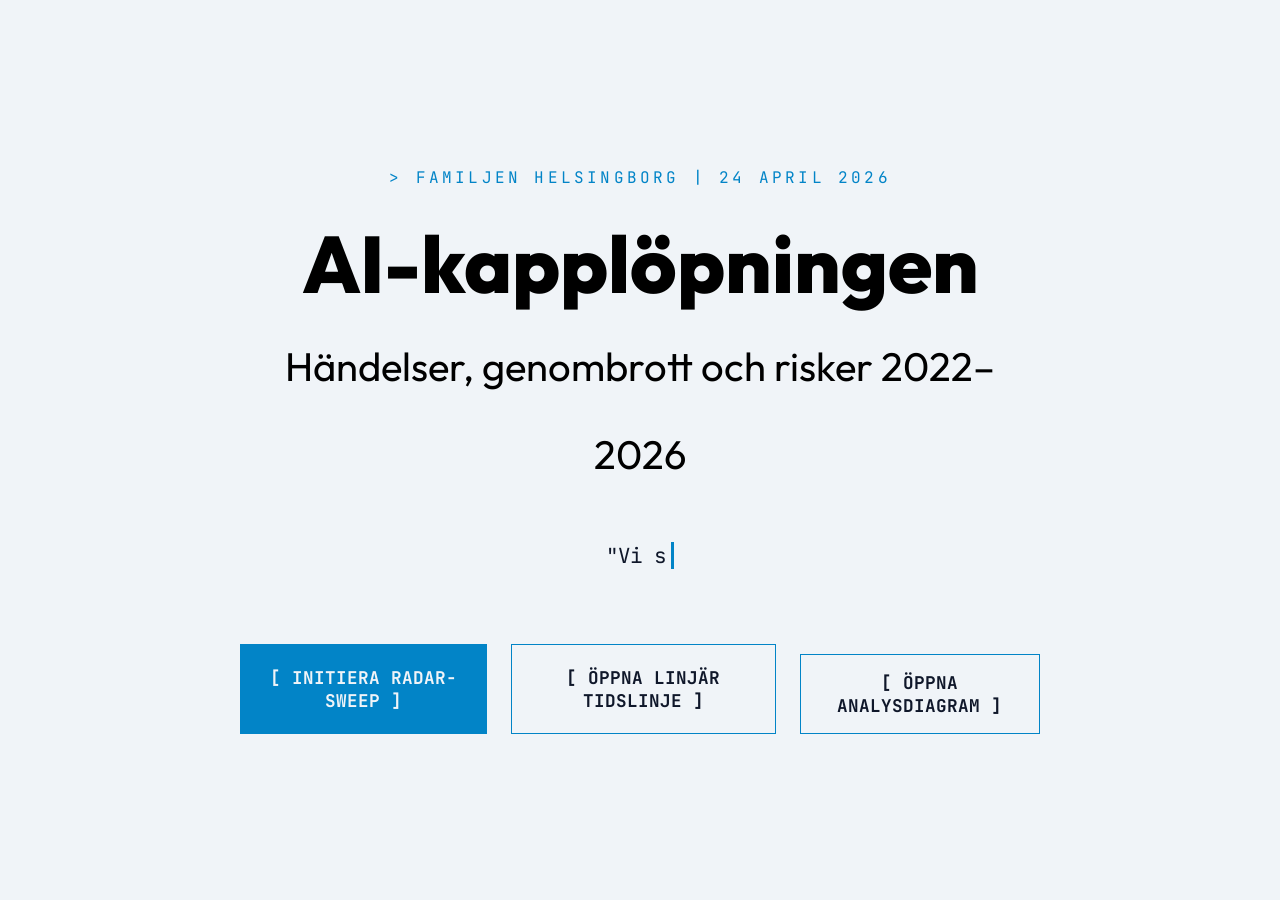
<file: modules/ai_radar_presentation/index.html>
<!DOCTYPE html>
<html lang="en">
<head>
    <meta charset="UTF-8">
    <meta name="viewport" content="width=device-width, initial-scale=1.0">
    <title>AI & RISKER: TIDSLINJE-VISUALISERING</title>
    <link href="https://fonts.googleapis.com/css2?family=JetBrains+Mono:ital,wght@0,300;0,700;1,400&family=Outfit:wght@800&display=swap" rel="stylesheet">
    <link rel="stylesheet" href="style.css">
    <style>
    .blip { position: relative; }
    .blip[data-tooltip]:hover::after {
      content: attr(data-tooltip);
      position: absolute;
      bottom: calc(100% + 8px);
      left: 50%;
      transform: translateX(-50%);
      background: rgba(0,0,0,0.92);
      color: #0f0;
      font-family: 'JetBrains Mono', monospace;
      font-size: 0.7rem;
      padding: 6px 10px;
      border-radius: 4px;
      white-space: nowrap;
      z-index: 9999;
      pointer-events: none;
      border: 1px solid rgba(0,255,0,0.3);
    }
    </style>
</head>
<body class="theme-light">
    
    <div class="app-container">
        <!-- Visualization Area (holds either timeline or radar) -->
        <div class="visualization-section" id="visSection">
            
            <!-- TIMELINE MODE -->
            <div class="timeline-system" id="timelineSystem" style="display:none;">
                <div class="timeline-track-container">
                    <div class="timeline-track" id="timelineTrack">
                        <div id="timeline-targets"></div>
                    </div>
                </div>
                <div class="playhead" id="playhead"></div>
            </div>

            <!-- RADAR MODE -->
            <div class="radar-system" id="radarSystem" style="display:none;">
                <div class="radar-grid"></div>
                <div class="radar-sweep" id="radarSweep"></div>
                <div id="radar-targets-layer"></div>
                <div class="season-marker" style="top: -20px; left: 50%; transform: translateX(-50%);">[ JAN ]</div>
                <div class="season-marker" style="top: 50%; right: -30px; transform: translateY(-50%);">[ APR ]</div>
                <div class="season-marker" style="bottom: -20px; left: 50%; transform: translateX(-50%);">[ JUL ]</div>
                <div class="season-marker" style="top: 50%; left: -30px; transform: translateY(-50%);">[ OKT ]</div>
            </div>
            
            <!-- Presentation Cover Slide -->
            <div id="coverSlide" class="presentation-cover visible">
                <div class="cover-content">
                    <div class="cover-subtitle">> FAMILJEN HELSINGBORG | 24 APRIL 2026</div>
                    <h1 class="cover-title">AI-kapplöpningen<br><span style="font-size:0.5em;font-weight:400;">Händelser, genombrott och risker 2022–2026</span></h1>
                    
                    <div class="typewriter-wrapper">
                        <div id="typewriterText" class="typewriter-text"></div>
                    </div>
                    
                    <div class="cover-actions" id="layoutGroup">
                        <button class="launch-system-btn" data-value="radar">[ INITIERA RADAR-SWEEP ]</button>
                        <button class="launch-system-btn secondary" data-value="timeline" style="background:transparent; border:1px solid var(--radar-green); color:var(--text-main);">[ ÖPPNA LINJÄR TIDSLINJE ]</button>
                        <button class="launch-system-btn secondary" data-value="chart" style="background:transparent; border:1px solid var(--radar-green); color:var(--text-main); margin-top:10px;">[ ÖPPNA ANALYSDIAGRAM ]</button>
                    </div>
                </div>
            </div>

            <!-- CHART MODE -->
            <div class="chart-system" id="chartSystem" style="display:none; width:100%; height:100%; position:relative; overflow:hidden; background:var(--bg-dark);">
                <div id="chart-viewport" style="width:100%; height:100%; position:absolute; transform-origin: 0 0; cursor: grab;">
                    <!-- Grid Lines and Labels will be generated here -->
                    <div id="chart-targets-layer" style="width:100%; height:100%; position:absolute; top:0; left:0;"></div>
                </div>
            </div>

            <!-- Slide Lightbox -->
            <div id="slideLightbox" class="slide-lightbox">
                <button id="lightboxClose" class="lightbox-close">[ STÄNG ]</button>
                <div id="lightboxContent" class="lightbox-content"></div>
            </div>

            <!-- Event Popup Modal -->
            <div id="eventModal" class="event-modal">
                <div class="modal-header" id="modalHeader">> NY ANOMALI DETEKTERAD</div>
                <div class="modal-title" id="modalTitle">Title</div>
                <div class="modal-desc" id="modalDesc">Description</div>
                <div class="modal-source" id="modalSource" style="display:none; margin-top:1rem; font-size: 0.8rem; text-align: left; word-break: break-all;"></div>
                <button class="modal-close" id="modalCloseBtn" style="display:none; margin-top:1rem;">[ X BEKRÄFTA & FORTSÄTT ]</button>
                <div class="modal-countdown" id="modalCountdown" style="display:none;"></div>
            </div>
            
            <!-- Floating Left Controls -->
            <div class="filter-controls">
                <div class="filter-menu">
                    <button class="filter-btn filter-menu-btn" id="filterMenuBtn">[ FILTRERA DATA ▼ ]</button>
                    <div class="filter-dropdown" id="filterDropdown" style="display: none;">
                        <label><input type="checkbox" id="chk-mojlighet" checked> [ MÖJLIGHETER ]</label>
                        <label><input type="checkbox" id="chk-nackdel" checked> [ NACKDELAR ]</label>
                        <label><input type="checkbox" id="chk-risk" checked> [ FATALA RISKER ]</label>
                        <hr style="border-color: rgba(255,255,255,0.1); margin: 0.5rem 0;">
                        <label style="color: var(--nackdel-color);"><input type="checkbox" id="chk-barn"> [ ENDAST BARN/UTBILDNING ]</label>
                    </div>
                </div>
                <button class="filter-btn active mode-btn" data-filter="all">[ RESET: STATISK VY ]</button>
            </div>
            
            <div class="sim-controls">
                <button class="sim-btn play" id="btnPlay">[ ▶ STARTA SIMULERING ]</button>
                <button class="sim-btn stop" id="btnStop">[ ◼ AVBRYT ]</button>
                <button class="sim-btn audio" id="btnAudio">[ 🔇 LJUD AV ]</button>
                <div class="speed-control">
                    <label for="speedSlider">[ UPPSPELNINGSHASTIGHET ]</label>
                    <input type="range" id="speedSlider" min="0.05" max="3.0" step="0.05" value="0.25">
                </div>
                <div style="margin-top: 0.5rem; display: flex; flex-direction: column; gap: 0.5rem;">
                    <label style="color:var(--text-main); font-size:0.8rem; display:flex; align-items:center; gap:0.5rem; cursor:pointer; font-family:'JetBrains Mono', monospace;">
                        <input type="radio" name="pauseMode" id="modeAuto" value="auto" checked style="accent-color:var(--radar-green); transform:scale(1.2);"> [ AUTO-PAUS (8s) ]
                    </label>
                    <label style="color:var(--text-main); font-size:0.8rem; display:flex; align-items:center; gap:0.5rem; cursor:pointer; font-family:'JetBrains Mono', monospace;">
                        <input type="radio" name="pauseMode" id="modeManual" value="manual" style="accent-color:var(--radar-green); transform:scale(1.2);"> [ MANUELL PAUS (Klick) ]
                    </label>
                </div>
            </div>
        </div>

        <!-- Dashboard Right: Heads Up Display -->
        <div class="hud-section" id="hudSection" style="display:none;">
            <div class="hud-topline">
                <div id="activeModeText">[ TIDSLINJE-KLIENT LADDAD ]</div>
                <div id="simYearIndicator">SEKTOR: GLOBAL AI</div>
            </div>
            
            <h1 class="hud-title">AI: FÖRMÅGOR &<br>FATALA RISKER</h1>
            <div class="stat-row">
                <span class="stat-label">HÄNDELSER DETEKTERADE:</span>
                <span class="stat-value" id="totalValue">000</span>
            </div>
            
            <div id="target-details" class="target-details terminal-log">
                <div class="idle-text">> VÄNTAR PÅ ATT SIMULERING SKA STARTA... (KLICKA PLAY)</div>
                <div id="logContent"></div>
            </div>
            
            <div class="hud-footer" id="hudFooterText">
                > PROGRESSIVT FLÖDE (2022 - 2026)<br>
                > ALLA INCIDENTER LOGGAS
            </div>
        </div>
    </div>

    <script src="data.js"></script>
    <script>
        // DOM Elements
        const totalValueEl = document.getElementById('totalValue');
        const simYearIndicator = document.getElementById('simYearIndicator');
        const logContent = document.getElementById('logContent');
        const terminalLog = document.getElementById('target-details');
        const timelineTrack = document.getElementById('timelineTrack');
        const radarSweep = document.getElementById('radarSweep');
        
        let containerTimeline = document.getElementById('timeline-targets');
        let containerRadar = document.getElementById('radar-targets-layer');
        let activeContainer = containerTimeline;
        
        // System State
        let currentLayout = 'timeline'; // 'timeline' or 'radar'
        let currentTheme = 'light';
        
        let simActive = false;
        let simPaused = false;
        let simYear = 2022;
        
        // Mode specific vars
        let currentVwPos = 60; // Timeline (start in mid-2022 to skip empty window)
        let simAngle = 0; // Radar
        
        let globalHitCount = 0;
        let audioEnabled = false;
        let audioCtx;
        
        const minYear = 2022, maxYear = 2026;
        const VW_PER_YEAR = 100;
        const minRadius = 10, maxRadius = 45;

        // Startup Logic
        const typeWriterElement = document.getElementById('typewriterText');
        const quoteText = '"Vi står inför ett kognitivt skifte, inte ett tekniskt..."';
        let typeIndex = 0;
        
        function typeWriter() {
            if (typeIndex < quoteText.length) {
                typeWriterElement.innerHTML += quoteText.charAt(typeIndex);
                typeIndex++;
                setTimeout(typeWriter, 50);
            } else {
                typeWriterElement.classList.add('typing');
            }
        }

        window.addEventListener('DOMContentLoaded', () => {
            setTimeout(typeWriter, 800);
        });

        document.querySelectorAll('#layoutGroup .launch-system-btn').forEach(btn => {
            btn.addEventListener('click', (e) => {
                currentLayout = e.target.dataset.value;
                
                // Apply Layout
                if (currentLayout === 'timeline') {
                    document.getElementById('timelineSystem').style.display = 'flex';
                    document.getElementById('radarSystem').style.display = 'none';
                    document.getElementById('chartSystem').style.display = 'none';
                    activeContainer = containerTimeline;
                    document.getElementById('activeModeText').innerText = '[ TIDSLINJE-LÄGE AKTIVT ]';
                    document.getElementById('hudFooterText').innerHTML = '> PROGRESSIV TIDSLINJE (2022 - 2026)<br>> ALLA INCIDENTER LOGGAS';
                } else if (currentLayout === 'radar') {
                    document.getElementById('timelineSystem').style.display = 'none';
                    document.getElementById('radarSystem').style.display = 'block';
                    document.getElementById('chartSystem').style.display = 'none';
                    activeContainer = containerRadar;
                    document.getElementById('activeModeText').innerText = '[ CIRKULÄR RADAR AKTIV ]';
                    document.getElementById('hudFooterText').innerHTML = '> KRONOLOGISK SWEEP (2022 - 2026)<br>> 1 FULL ROTATION = 1 ÅR';
                } else if (currentLayout === 'chart') {
                    document.getElementById('timelineSystem').style.display = 'none';
                    document.getElementById('radarSystem').style.display = 'none';
                    document.getElementById('chartSystem').style.display = 'block';
                    activeContainer = document.getElementById('chart-targets-layer');
                    document.getElementById('activeModeText').innerText = '[ ANALYSDIAGRAM AKTIVT ]';
                    document.getElementById('hudFooterText').innerHTML = '> KATEGORISK ANALYS (2022 - 2026)<br>> KLICKA PÅ NODER FÖR DETALJER';
                }
                
                // Hide Cover, Show HUD
                document.getElementById('coverSlide').style.opacity = '0';
                setTimeout(() => {
                    document.getElementById('coverSlide').style.display = 'none';
                }, 1000);
                document.getElementById('hudSection').style.display = 'flex';
                
                if (currentLayout === 'chart') {
                    document.querySelector('.sim-controls').style.display = 'none';
                    document.getElementById('hudSection').style.display = 'none'; // Give more room for chart
                }
                
                renderFullGrid(); // Setup static grid
                if (currentLayout === 'chart') drawChartAxes();
            });
        });

        function getAudioContext() {
            if(!audioCtx) audioCtx = new (window.AudioContext || window.webkitAudioContext)();
            return audioCtx;
        }

        function playPing(isRare) {
            if(!audioEnabled) return;
            const ctx = getAudioContext();
            const osc = ctx.createOscillator();
            const gain = ctx.createGain();
            osc.connect(gain);
            gain.connect(ctx.destination);
            if (isRare) {
                osc.type = 'sine';
                osc.frequency.setValueAtTime(800, ctx.currentTime);
                osc.frequency.exponentialRampToValueAtTime(1200, ctx.currentTime + 0.1);
                gain.gain.setValueAtTime(0.5, ctx.currentTime);
                gain.gain.exponentialRampToValueAtTime(0.01, ctx.currentTime + 0.8);
                osc.start(ctx.currentTime);
                osc.stop(ctx.currentTime + 0.8);
            } else {
                osc.type = 'triangle';
                osc.frequency.setValueAtTime(300, ctx.currentTime);
                gain.gain.setValueAtTime(0.2, ctx.currentTime);
                gain.gain.exponentialRampToValueAtTime(0.01, ctx.currentTime + 0.1);
                osc.start(ctx.currentTime);
                osc.stop(ctx.currentTime + 0.1);
            }
        }

        function getAngle(dateStr) {
            let m = 0, d = 15; 
            let str = dateStr.toLowerCase();
            if (str.includes("jan")) m = 0;
            else if (str.includes("feb")) m = 1;
            else if (str.includes("mar")) m = 2;
            else if (str.includes("apr")) m = 3;
            else if (str.includes("maj") || str.includes("may")) m = 4;
            else if (str.includes("jun")) m = 5;
            else if (str.includes("jul")) m = 6;
            else if (str.includes("aug")) m = 7;
            else if (str.includes("sep")) m = 8;
            else if (str.includes("okt") || str.includes("oct")) m = 9;
            else if (str.includes("nov")) m = 10;
            else if (str.includes("dec")) m = 11;
            else if (str.includes("höst")) { m = 8; d = 15; } 
            else if (str.includes("vår")) { m = 3; d = 15; } 
            
            let match = str.match(/(\d{1,2})\s/);
            if (match) d = parseInt(match[1]);
            let dayOfYear = (m * 30.4) + d;
            return (dayOfYear / 365) * 360; 
        }

        // Common Data Prep
        timelineData.forEach(s => {
            s.angle = getAngle(s.date);
            s.floatYear = s.year + (s.angle / 360);
            s.vwPos = (s.floatYear - minYear) * VW_PER_YEAR;
            s.hit = false;
            // Map impact to legacy blip type classes
            if (s.impact === 'critical') s.type = 'risk';
            else if (s.impact === 'negative') s.type = 'nackdel';
            else s.type = 'mojlighet';
        });
        timelineData.sort((a, b) => a.vwPos - b.vwPos);

        let activeFilters = { 'positive': true, 'negative': true, 'critical': true, 'barn_only': false };
        let popupTimeout = null;

        function updateTimelinePlayhead() {
            timelineTrack.style.transform = `translateX(calc(50vw - ${currentVwPos}vw))`;
        }

        function engineLoop() {
            if (simActive && !simPaused) {
                let speed = parseFloat(document.getElementById('speedSlider').value);
                let hits = [];
                
                if (currentLayout === 'timeline') {
                    let dt = speed * 0.15;
                    let prevVwPos = currentVwPos;
                    currentVwPos += dt;
                    let endVwPos = (maxYear - minYear + 1) * VW_PER_YEAR;
                    
                    if (currentVwPos > endVwPos) {
                        finishSimulation();
                    } else {
                        updateTimelinePlayhead();
                        let activeYear = minYear + Math.floor(Math.max(0, currentVwPos) / VW_PER_YEAR);
                        if (activeYear <= maxYear) simYearIndicator.innerText = `[ KRONOLOGI | ÅR ${activeYear} ]`;

                        hits = timelineData.filter(s => !s.hit && (activeFilters[s.impact] !== undefined ? activeFilters[s.impact] : true) && (!activeFilters['barn_only'] || (s.tags && s.tags.includes('education'))) && s.vwPos > prevVwPos && s.vwPos <= currentVwPos);
                        
                        if (hits.length > 0) {
                            currentVwPos = hits[0].vwPos; // stick to target
                            updateTimelinePlayhead();
                        }
                    }
                } else if (currentLayout === 'radar') {
                    let radarSpeedFactor = speed * 4.0; // scale radar speed
                    let prevAngle = simAngle;
                    simAngle += radarSpeedFactor;
                    
                    if (simAngle >= 360) {
                        simAngle = simAngle % 360;
                        simYear++;
                        simYearIndicator.innerText = `[ SÖKER SEKTOR | ÅR ${simYear} ]`;
                        prevAngle -= 360; 
                    }
                    radarSweep.style.transform = `rotate(${simAngle}deg)`;

                    if (simYear > maxYear) {
                        finishSimulation();
                    } else {
                        hits = timelineData.filter(s => {
                            if (s.year === simYear && !s.hit && (activeFilters[s.impact] !== undefined ? activeFilters[s.impact] : true) && (!activeFilters['barn_only'] || (s.tags && s.tags.includes('education')))) {
                                if (s.angle > prevAngle && s.angle <= simAngle) return true;
                            }
                            return false;
                        });
                    }
                }

                if (hits.length > 0) {
                    let target = hits[0]; // Process one hit at a time if clustered
                    target.hit = true;
                    processTargetHit(target);
                    simPaused = true;
                    document.getElementById('btnPlay').innerText = "[ ▶ ÅTERUPPTA ]";
                    showModal(target);
                }
            }
            requestAnimationFrame(engineLoop);
        }

        requestAnimationFrame(engineLoop);
        
        function logToTerminal(htmlStr) {
            const idleText = terminalLog.querySelector('.idle-text');
            if(idleText) idleText.remove();
            logContent.innerHTML += htmlStr;
            terminalLog.scrollTop = terminalLog.scrollHeight;
        }

        function finishSimulation() {
            logToTerminal(`\n> ... SYSTEMFLÖDE AVSLUTAT NÅTT NUTID [2022-2026].`);
            simYearIndicator.innerText = "SEKTOR: ÖVERSIKT";
            simActive = false;
            document.getElementById('btnPlay').innerText = "[ ▶ STARTA OM ]";
        }

        function processTargetHit(s) {
            globalHitCount++;
            totalValueEl.innerText = globalHitCount.toString().padStart(3, '0');

            const isRare = s.impact === 'critical' || s.impact === 'negative';
            
            const targetEl = activeContainer.querySelector(`.blip[data-id='${s.id}']`);
            if (targetEl) {
                targetEl.classList.add('flash');
                setTimeout(() => targetEl.classList.remove('flash'), 500);
            }
            
            playPing(isRare);
            printTargetDetailBlock(s, false);
        }

        function showModal(target) {
            const modal = document.getElementById('eventModal');
            document.getElementById('modalTitle').innerText = target.art;
            document.getElementById('modalDesc').innerText = `[ ${target.datum.toUpperCase()} ]\n\n${target.kommentar}`;
            
            const sourceDiv = document.getElementById('modalSource');
            if (target.url) {
                sourceDiv.innerHTML = `> KÄLLA: <a href="${target.url}" target="_blank" style="color:var(--text-main); text-decoration:underline;">Extern länk</a>`;
                sourceDiv.style.display = 'block';
            } else {
                sourceDiv.style.display = 'none';
            }

            const header = document.getElementById('modalHeader');
            const btnClose = document.getElementById('modalCloseBtn');
            const countdown = document.getElementById('modalCountdown');
            
            modal.className = 'event-modal'; 
            if (target.type === 'risk') {
               modal.classList.add('risk');
               header.innerText = '> ! FATAL RISK DETECTED !';
               header.style.color = "var(--nocmig-color)";
            } else if (target.type === 'nackdel') {
               modal.classList.add('nackdel');
               header.innerText = '> ! KRITISK NACKDEL DETEKTERAD !';
               header.style.color = "var(--nackdel-color)";
            } else {
               header.innerText = '> MÖJLIGHET REGISTRERAD';
               header.style.color = "var(--radar-green)";
            }
            
            modal.classList.add('visible');
            const pauseMode = document.querySelector('input[name="pauseMode"]:checked').value;
            
            if (pauseMode === 'manual') {
                btnClose.style.display = 'inline-block';
                countdown.style.display = 'none';
                btnClose.onclick = () => {
                    modal.classList.remove('visible');
                    simPaused = false;
                    document.getElementById('btnPlay').innerText = "[ || PAUSA ]";
                };
            } else {
                btnClose.style.display = 'none';
                countdown.style.display = 'block';
                countdown.style.transition = 'none';
                countdown.style.width = '100%';
                void countdown.offsetWidth; // Reflow
                
                countdown.style.transition = 'width 8s linear';
                countdown.style.width = '0%';
                
                clearTimeout(popupTimeout);
                popupTimeout = setTimeout(() => {
                    if (simPaused && modal.classList.contains('visible')) {
                        modal.classList.remove('visible');
                        simPaused = false;
                        document.getElementById('btnPlay').innerText = "[ || PAUSA ]";
                    }
                }, 8000);
            }
        }

        function printTargetDetailBlock(s, isManual = false) {
            let color = "var(--radar-green)";
            let signalText = "MÖJLIGHET REGISTRERAD";
            let warningClass = "";
            let borderColor = "var(--radar-green)";
            
            if (s.impact === 'critical') {
                color = "var(--nocmig-color)";
                signalText = "! FATAL RISK DETECTED !";
                warningClass = "warning";
                borderColor = "var(--nocmig-color)";
            } else if (s.impact === 'negative') {
                color = "var(--nackdel-color)";
                signalText = "! KRITISK NACKDEL DETEKTERAD !";
                borderColor = "var(--nackdel-color)";
            }

            let modeTag = isManual ? "[MANUELL INMATNING]" : `[${s.date.toUpperCase()}]`;

            let html = `
                <div style="border-left: 2px solid ${borderColor}; padding-left: 10px; margin-top: 15px; margin-bottom: 5px; animation: blip-flash 0.5s ease-out;">
                    <span style="color:${color}; font-weight:bold;" class="${warningClass}">> ${signalText} ${modeTag}</span><br>
                    > MÅL: <span class="highlight" style="font-size: 1.1em;">${s.title.toUpperCase()}</span><br>
                    > INFO: <span style="color:${color};">"${s.description}"</span>
                </div>
            `;
            logToTerminal(html);
            terminalLog.scrollTop = terminalLog.scrollHeight;
        }

        function appendTarget(s, highlightInLog = false) {
            const targetEl = document.createElement('div');
            targetEl.className = `blip blip-${s.type}`;
            targetEl.dataset.id = s.id;
            targetEl.dataset.tooltip = `${s.date} · ${s.title}`;

            if (currentLayout === 'timeline') {
                targetEl.style.left = `${s.vwPos}vw`;
            } else if (currentLayout === 'radar') {
                let totalYears = maxYear - minYear + 1;
                let exactYearFraction = (s.year - minYear) + (s.angle / 360);
                let radiusPercent = minRadius + (exactYearFraction / totalYears) * (maxRadius - minRadius);
                const angleRad = (s.angle - 90) * (Math.PI / 180);
                const x = 50 + (radiusPercent * Math.cos(angleRad));
                const y = 50 + (radiusPercent * Math.sin(angleRad));
                targetEl.style.left = `${x}%`;
                targetEl.style.top = `${y}%`;
            } else if (currentLayout === 'chart') {
                let xPercent = ((s.floatYear - minYear) / (maxYear - minYear + 1)) * 90 + 5;
                
                // Distribute on Y-axis based on impact category
                let yPercent;
                if (s.impact === 'critical') {
                    yPercent = 15 + (Math.random() - 0.5) * 15; // Top band
                } else if (s.impact === 'negative') {
                    yPercent = 40 + (Math.random() - 0.5) * 15; // Middle band
                } else {
                    yPercent = 65 + (Math.random() - 0.5) * 15; // Bottom band
                }
                
                // Small x jitter to separate overlapping dates
                xPercent += (Math.random() - 0.5) * 2;
                
                targetEl.style.left = `${xPercent}%`;
                targetEl.style.top = `${yPercent}%`;
                
                // Use lightbox for chart mode instead of default modal
                targetEl.addEventListener('click', (e) => {
                    e.stopPropagation();
                    openLightbox(s);
                });
            }

            if (currentLayout !== 'chart') {
                targetEl.addEventListener('mouseenter', () => selectTarget(s));
            }
            
            activeContainer.appendChild(targetEl);

            if (highlightInLog) targetEl.classList.add('flash');
            setTimeout(() => targetEl.classList.remove('flash'), 500);
        }

        function drawYearRings() {
            document.querySelectorAll('.year-ring-label').forEach(el => el.remove());
            document.querySelectorAll('.year-line').forEach(el => el.remove());
            
            if (currentLayout === 'timeline') {
                for (let y = minYear; y <= maxYear + 1; y++) {
                    let yPos = (y - minYear) * VW_PER_YEAR;
                    let label = document.createElement('div');
                    label.className = 'year-ring-label';
                    label.innerText = `[ ${y} ]`;
                    label.style.left = `${yPos}vw`;
                    activeContainer.appendChild(label);
                    
                    let line = document.createElement('div');
                    line.className = 'year-line';
                    line.style.position = 'absolute';
                    line.style.left = `${yPos}vw`;
                    line.style.top = '-100px';
                    line.style.bottom = '-100px';
                    line.style.width = '1px';
                    line.style.background = 'var(--radar-dim)';
                    line.style.zIndex = '0';
                    activeContainer.appendChild(line);
                }
            } else if (currentLayout === 'radar') {
                let step = 1;
                let totalYears = maxYear - minYear + 1;
                for (let y = minYear; y <= maxYear; y += step) {
                    let radiusPercent = minRadius + ((y - minYear) / totalYears) * (maxRadius - minRadius);
                    let label = document.createElement('div');
                    label.className = 'year-ring-label';
                    label.innerText = y;
                    // Place along the left ray (9 o'clock direction)
                    label.style.top = '50%';
                    label.style.left = `${50 - radiusPercent}%`;
                    label.style.transform = 'translate(-50%, -50%)';
                    label.style.fontSize = '0.7rem';
                    label.style.opacity = '0.5';
                    activeContainer.appendChild(label);
                }
            }
        }

        function renderFullGrid() {
            simActive = false;
            simPaused = false;
            simYear = minYear;
            currentVwPos = 60; // Start offset to skip empty early 2022
            simAngle = 0;
            
            if (currentLayout === 'timeline') updateTimelinePlayhead();
            if (currentLayout === 'radar') radarSweep.style.transform = `rotate(0deg)`;
            
            document.getElementById('btnPlay').innerText = "[ ▶ STARTA SIMULERING ]";
            activeContainer.innerHTML = '';
            logContent.innerHTML = '<div class="idle-text">> KLAR FÖR SIMULERING OCH MÅLLÅSNING... (KLICKA PLAY)</div>';
            simYearIndicator.innerText = "SEKTOR: ÖVERSIKT";

            drawYearRings();

            let visibleCount = 0;
            timelineData.forEach((s) => {
                s.hit = true;
                if((activeFilters[s.impact] !== undefined ? activeFilters[s.impact] : true) && (!activeFilters['barn_only'] || (s.tags && s.tags.includes('education')))) {
                    appendTarget(s);
                    visibleCount++;
                }
            });
            totalValueEl.innerText = visibleCount.toString().padStart(3, '0');
        }

        function toggleSimulation() {
            if ((currentLayout === 'timeline' && currentVwPos >= ((maxYear - minYear + 1) * VW_PER_YEAR)) || 
                (currentLayout === 'radar' && simYear > maxYear) ||
                (!simPaused && !simActive && ((currentLayout === 'timeline' && currentVwPos === 60) || (currentLayout==='radar' && simAngle === 0)))) {
                
                simActive = true;
                simPaused = false;
                simYear = minYear;
                currentVwPos = 60; 
                simAngle = 0;
                globalHitCount = 0;
                timelineData.forEach(s => s.hit = false);
                
                activeContainer.innerHTML = '';
                logContent.innerHTML = '';
                
                drawYearRings();
                
                // Spawn targets on track so they are visible on the horizon
                timelineData.forEach((s) => {
                    if((activeFilters[s.impact] !== undefined ? activeFilters[s.impact] : true) && (!activeFilters['barn_only'] || (s.tags && s.tags.includes('education')))) appendTarget(s, false);
                });
                
                if (currentLayout === 'timeline') updateTimelinePlayhead();
                
                if(audioEnabled && !audioCtx) getAudioContext().resume();
                logToTerminal(`> INITIERAR KRONOLOGISK AVSÖKNING...`);
                simYearIndicator.innerText = `[ STARTAR SYSTEM... ]`;
                document.getElementById('btnPlay').innerText = "[ || PAUSA ]";
            } else if (simActive) {
                simActive = false;
                simPaused = true;
                document.getElementById('btnPlay').innerText = "[ ▶ ÅTERUPPTA ]";
            } else if (simPaused) {
                simActive = true;
                simPaused = false;
                clearTimeout(popupTimeout);
                document.getElementById('eventModal').classList.remove('visible');
                if(audioEnabled && !audioCtx) getAudioContext().resume();
                document.getElementById('btnPlay').innerText = "[ || PAUSA ]";
            }
        }

        function selectTarget(s) {
            if(simActive) return;
            printTargetDetailBlock(s, true);
            document.querySelectorAll('.blip').forEach(b => b.classList.remove('active'));
            const activeBlip = document.querySelector(`.blip[data-id='${s.id}']`);
            if (activeBlip) activeBlip.classList.add('active');
        }

        // Base Interactivity
        document.getElementById('btnAudio').addEventListener('click', (e) => {
            audioEnabled = !audioEnabled;
            if(audioEnabled) {
                getAudioContext().resume();
                e.target.innerText = "[ 🔊 LJUD PÅ ]";
                e.target.style.color = "var(--radar-green)";
            } else {
                e.target.innerText = "[ 🔇 LJUD AV ]";
                e.target.style.color = "var(--text-main)";
            }
        });

        document.getElementById('btnPlay').addEventListener('click', () => { toggleSimulation(); });
        document.getElementById('btnStop').addEventListener('click', () => { renderFullGrid(); });
        document.querySelector('.mode-btn').addEventListener('click', () => { renderFullGrid(); });
        document.getElementById('filterMenuBtn').addEventListener('click', () => {
            const dropdown = document.getElementById('filterDropdown');
            dropdown.style.display = dropdown.style.display === 'none' ? 'flex' : 'none';
        });

        ['mojlighet', 'nackdel', 'risk'].forEach(type => {
            document.getElementById(`chk-${type}`).addEventListener('change', (e) => {
                activeFilters[type] = e.target.checked;
                if (!simActive) renderFullGrid();
            });
        });
        
        document.getElementById('chk-barn').addEventListener('change', (e) => {
            activeFilters['barn_only'] = e.target.checked;
            if (!simActive) renderFullGrid();
        });

        function drawChartAxes() {
            document.querySelectorAll('.chart-line').forEach(el => el.remove());
            document.querySelectorAll('.chart-label').forEach(el => el.remove());
            document.querySelectorAll('.chart-legend').forEach(el => el.remove());
            
            // Draw horizontal reference lines (grid)
            [15, 40, 65].forEach(yPos => {
                let hLine = document.createElement('div');
                hLine.className = 'chart-line chart-y-line';
                hLine.style.cssText = `left:5%;right:5%;top:${yPos}%;height:1px;background:rgba(0,0,0,0.03);position:absolute;z-index:0;border-top:1px dashed var(--radar-faint);`;
                activeContainer.appendChild(hLine);
            });
            
            // Draw main X-axis base line
            let baseLine = document.createElement('div');
            baseLine.className = 'chart-line chart-base-line';
            baseLine.style.cssText = `left:5%;right:5%;bottom:70px;height:1px;background:var(--radar-dim);position:absolute;z-index:0;`;
            activeContainer.appendChild(baseLine);
            
            for (let y = minYear; y <= maxYear; y++) {
                let xPercent = ((y - minYear) / (maxYear - minYear + 1)) * 90 + 5;
                let label = document.createElement('div');
                label.className = 'chart-label chart-x-label';
                label.innerText = y;
                label.style.cssText = `left:${xPercent}%;bottom:48px;position:absolute;color:var(--text-main);transform:translateX(-50%);font-size:0.95rem;font-weight:bold;font-family:'JetBrains Mono',monospace;opacity:0.8;`;
                activeContainer.appendChild(label);
                
                let line = document.createElement('div');
                line.className = 'chart-line chart-x-line';
                line.style.cssText = `left:${xPercent}%;top:0;bottom:70px;width:1px;background:var(--radar-faint);position:absolute;z-index:0;`;
                activeContainer.appendChild(line);
            }
            
            let legend = document.createElement('div');
            legend.className = 'chart-legend';
            legend.style.cssText = 'position:absolute;bottom:12px;left:50%;transform:translateX(-50%);display:flex;gap:24px;font-family:"JetBrains Mono",monospace;font-size:0.85rem;z-index:20;background:var(--bg-card);padding:12px 28px;border-radius:30px;border:1px solid rgba(0,0,0,0.05);box-shadow:var(--shadow);';
            legend.innerHTML = '<span style="display:flex;align-items:center;gap:8px;"><span style="width:12px;height:12px;border-radius:50%;background:var(--radar-green);display:inline-block;box-shadow:0 0 8px var(--radar-green);"></span><span style="color:var(--text-main);font-weight:600;">Möjlighet / Lansering</span></span><span style="display:flex;align-items:center;gap:8px;"><span style="width:12px;height:12px;border-radius:2px;background:var(--nackdel-faint);border:1px solid var(--nackdel-color);display:inline-block;"></span><span style="color:var(--nackdel-color);font-weight:600;">Nackdel / Sårbarhet</span></span><span style="display:flex;align-items:center;gap:8px;"><span style="width:14px;height:14px;border-radius:0;background:var(--nocmig-faint);border:2px solid var(--nocmig-color);display:inline-block;"></span><span style="color:var(--nocmig-color);font-weight:800;">Fatal risk</span></span>';
            activeContainer.appendChild(legend);
        }

        function openLightbox(target) {
            const lightbox = document.getElementById('slideLightbox');
            const content = document.getElementById('lightboxContent');
            
            let color = 'var(--radar-green)';
            if (target.impact === 'critical') color = 'var(--nocmig-color)';
            else if (target.impact === 'negative') color = 'var(--nackdel-color)';
            
            let html = `<h2 style="color:${color};font-size:2.2rem;margin-bottom:12px;line-height:1.2;">${target.title}</h2>
                        <div style="font-size: 1.05rem; color: var(--radar-dim); margin-bottom:28px; display:flex; gap:16px; font-family:'JetBrains Mono',monospace;">
                            <span>[ ${target.date.toUpperCase()} ]</span>
                            <span style="color:${color}; font-weight:600;">${target.category.toUpperCase()}</span>
                        </div>`;
            
            if (target.category === 'Reflektion') {
                html += `<div style="font-size:1.4rem; font-style:italic; line-height:1.6; color:var(--text-main); border-left:4px solid ${color}; padding-left:24px; margin:24px 0; background:rgba(0,0,0,0.02); padding-top:20px; padding-bottom:20px; border-radius:0 12px 12px 0;">${target.description}</div>`;
            } else {
                html += `<p style="font-size:1.2rem; line-height:1.7; color:var(--text-main);">${target.description}</p>`;
            }
            
            if (target.url) {
                html += `<div style="margin-top:48px; margin-bottom: 12px;"><a href="${target.url}" target="_blank" style="display:inline-block; padding:14px 32px; background:${color}; color:#fff; text-decoration:none; border-radius:30px; font-weight:700; font-size:1rem; letter-spacing:0.05em; transition:all 0.2s ease; box-shadow:0 4px 15px rgba(0,0,0,0.15);">ÖPPNA EXTERN KÄLLA &rarr;</a></div>`;
            }
            
            content.innerHTML = html;
            lightbox.classList.add('visible');
        }

        document.getElementById('lightboxClose').addEventListener('click', () => {
            document.getElementById('slideLightbox').classList.remove('visible');
        });

        // Pan and Zoom logic for chart system
        const chartSys = document.getElementById('chartSystem');
        const chartViewport = document.getElementById('chart-viewport');
        let chartScale = 1;
        let chartPanX = 0;
        let chartPanY = 0;
        let isChartPanning = false;
        let chartStartX = 0;
        let chartStartY = 0;

        chartSys.addEventListener('wheel', (e) => {
            e.preventDefault();
            chartScale += e.deltaY * -0.002;
            chartScale = Math.min(Math.max(0.5, chartScale), 5); // limit scale 0.5x to 5x
            applyChartTransform();
        });

        chartSys.addEventListener('mousedown', (e) => {
            isChartPanning = true;
            chartStartX = e.clientX - chartPanX;
            chartStartY = e.clientY - chartPanY;
            chartViewport.style.cursor = 'grabbing';
        });

        chartSys.addEventListener('mousemove', (e) => {
            if(!isChartPanning) return;
            chartPanX = e.clientX - chartStartX;
            chartPanY = e.clientY - chartStartY;
            applyChartTransform();
        });

        window.addEventListener('mouseup', () => {
            isChartPanning = false;
            chartViewport.style.cursor = 'grab';
        });

        function applyChartTransform() {
            chartViewport.style.transform = `translate(${chartPanX}px, ${chartPanY}px) scale(${chartScale})`;
        }
        
        // Reset pan/zoom when changing layouts
        document.querySelectorAll('#layoutGroup .launch-system-btn').forEach(btn => {
            btn.addEventListener('click', () => {
                chartScale = 1;
                chartPanX = 0;
                chartPanY = 0;
                applyChartTransform();
            });
        });
    </script>
</body>
</html>
</file>
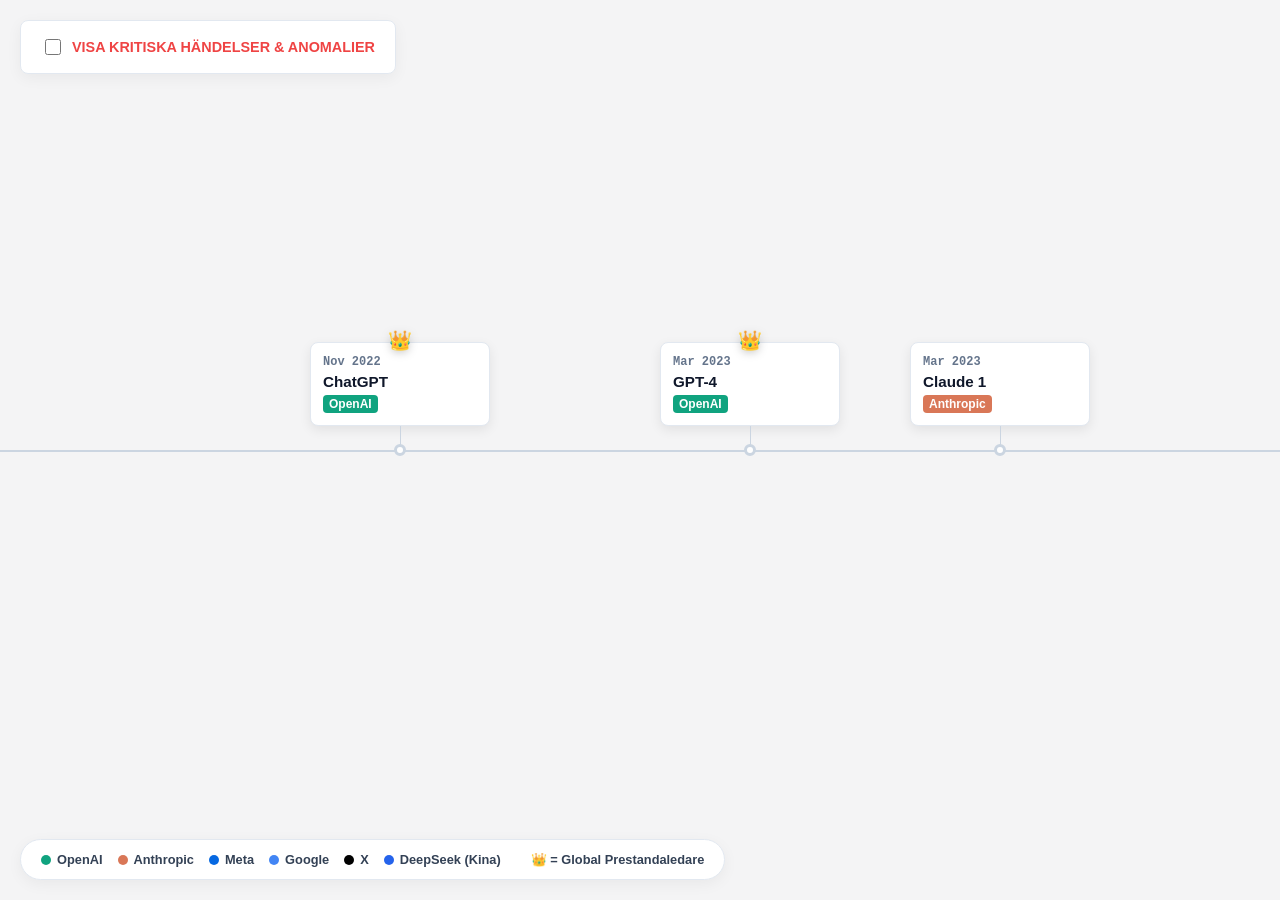
<file: modules/ai_timeline/index.html>
<!DOCTYPE html>
<html lang="sv">
<head>
    <meta charset="UTF-8">
    <title>AI Tidslinje</title>
    <style>
        :root {
            --bg: #f4f4f5;
            --text: #334155;
            --line: #cbd5e1;
            --red: #ef4444;
            --openai: #10a37f;
            --anthropic: #d97757;
            --meta: #0668E1;
            --google: #4285F4;
            --x: #000000;
            --deepseek: #2563eb;
        }
        * { box-sizing: border-box; font-family: 'Inter', -apple-system, sans-serif; }
        body { margin: 0; padding: 0; background: var(--bg); color: var(--text); overflow-x: auto; overflow-y: hidden; height: 100vh; display: flex; align-items: center; cursor: grab; }
        body:active { cursor: grabbing; }
        
        .timeline-container { position: relative; min-width: 100vw; height: 100%; padding: 0 100px; display: flex; align-items: center; }
        .timeline-line { position: absolute; left: 0; right: 0; top: 50%; height: 2px; background: var(--line); z-index: 1; }
        
        .controls { position: fixed; top: 20px; left: 20px; z-index: 100; background: white; padding: 15px 20px; border-radius: 8px; box-shadow: 0 4px 15px rgba(0,0,0,0.05); border: 1px solid #e2e8f0; }
        .controls label { font-weight: 600; font-size: 0.9rem; display: flex; align-items: center; gap: 8px; cursor: pointer; color: var(--red); }
        .controls input { width: 16px; height: 16px; accent-color: var(--red); cursor: pointer; }

        .legend { position: fixed; bottom: 20px; left: 20px; z-index: 100; display: flex; gap: 15px; background: white; padding: 12px 20px; border-radius: 30px; box-shadow: 0 4px 15px rgba(0,0,0,0.05); font-size: 0.8rem; font-weight: 600; border: 1px solid #e2e8f0; }
        .l-item { display: flex; align-items: center; gap: 6px; }
        .l-dot { width: 10px; height: 10px; border-radius: 50%; }

        .node { position: absolute; top: 50%; transform: translate(-50%, -50%); z-index: 10; display: flex; flex-direction: column; align-items: center; }
        .node-dot { width: 12px; height: 12px; border-radius: 50%; background: white; border: 3px solid var(--line); z-index: 2; transition: all 0.2s; }
        
        .node-content { position: absolute; width: 180px; padding: 12px; border-radius: 8px; background: white; box-shadow: 0 4px 12px rgba(0,0,0,0.08); border: 1px solid #e2e8f0; cursor: pointer; transition: transform 0.2s, box-shadow 0.2s; }
        .node-content:hover { transform: translateY(-4px); box-shadow: 0 8px 24px rgba(0,0,0,0.12); z-index: 20; }
        
        .node.top .node-content { bottom: 30px; }
        .node.bottom .node-content { top: 30px; }
        
        .node.top::after { content:''; position:absolute; width:1px; height:24px; background:var(--line); bottom:6px; z-index:1; }
        .node.bottom::after { content:''; position:absolute; width:1px; height:24px; background:var(--line); top:6px; z-index:1; }

        .node-date { font-size: 0.75rem; color: #64748b; font-weight: 600; margin-bottom: 4px; font-family: 'JetBrains Mono', monospace; }
        .node-title { font-size: 0.95rem; font-weight: 700; color: #0f172a; margin-bottom: 4px; }
        .node-comp { font-size: 0.75rem; font-weight: 600; padding: 2px 6px; border-radius: 4px; display: inline-block; color: white; }
        
        .crown { position: absolute; top: -14px; left: 50%; transform: translateX(-50%); font-size: 1.2rem; filter: drop-shadow(0 2px 4px rgba(0,0,0,0.2)); z-index: 10; animation: bounce 2s infinite ease-in-out; }
        @keyframes bounce { 0%, 100% { transform: translate(-50%, 0); } 50% { transform: translate(-50%, -4px); } }

        .node.risk .node-dot { border-color: var(--red); background: var(--red); box-shadow: 0 0 10px rgba(239, 68, 68, 0.4); }
        .node.risk .node-content { background: #fef2f2; border-color: #fca5a5; }
        .node.risk.hidden { opacity: 0; pointer-events: none; transform: translate(-50%, -40%); transition: opacity 0.3s, transform 0.3s; }
        .node.risk:not(.hidden) { opacity: 1; transform: translate(-50%, -50%); transition: opacity 0.3s, transform 0.3s; }

        /* Lightbox */
        .lightbox { position: fixed; top:0; left:0; right:0; bottom:0; background: rgba(0,0,0,0.5); z-index: 1000; display: none; align-items: center; justify-content: center; backdrop-filter: blur(8px); }
        .lightbox.active { display: flex; animation: fadeIn 0.2s ease; }
        @keyframes fadeIn { from { opacity: 0; } to { opacity: 1; } }
        .lb-card { background: white; width: 500px; max-width: 90vw; padding: 40px; border-radius: 16px; position: relative; box-shadow: 0 20px 40px rgba(0,0,0,0.2); }
        .lb-close { position: absolute; top: 20px; right: 20px; background: none; border: none; font-size: 1.5rem; cursor: pointer; color: #64748b; }
        .lb-tag { display: inline-block; padding: 4px 10px; border-radius: 20px; color: white; font-weight: 700; font-size: 0.8rem; margin-bottom: 16px; }
        .lb-title { font-size: 1.8rem; font-weight: 800; margin-bottom: 16px; color: #0f172a; }
        .lb-desc { font-size: 1.1rem; line-height: 1.6; color: #334155; }
        
    </style>
</head>
<body>

<div class="controls">
    <label>
        <input type="checkbox" id="riskToggle"> VISA KRITISKA HÄNDELSER & ANOMALIER
    </label>
</div>

<div class="legend">
    <div class="l-item"><div class="l-dot" style="background:var(--openai)"></div> OpenAI</div>
    <div class="l-item"><div class="l-dot" style="background:var(--anthropic)"></div> Anthropic</div>
    <div class="l-item"><div class="l-dot" style="background:var(--meta)"></div> Meta</div>
    <div class="l-item"><div class="l-dot" style="background:var(--google)"></div> Google</div>
    <div class="l-item"><div class="l-dot" style="background:var(--x)"></div> X</div>
    <div class="l-item"><div class="l-dot" style="background:var(--deepseek)"></div> DeepSeek (Kina)</div>
    <div class="l-item" style="margin-left:15px;">👑 = Global Prestandaledare</div>
</div>

<div class="timeline-container" id="timeline">
    <div class="timeline-line" id="timelineLine"></div>
</div>

<div class="lightbox" id="lightbox">
    <div class="lb-card">
        <button class="lb-close" onclick="document.getElementById('lightbox').classList.remove('active')">&times;</button>
        <div id="lb-tag" class="lb-tag"></div>
        <div id="lb-title" class="lb-title"></div>
        <div id="lb-desc" class="lb-desc"></div>
    </div>
</div>

<script>
const data = [
    { date: "Nov 2022", title: "ChatGPT", comp: "OpenAI", color: "var(--openai)", type: "model", crown: true, desc: "OpenAI lanserar produkten som sätter generativ AI i händerna på allmänheten. OpenAI tar den ohotade ledartröjan." },
    { date: "Feb 2023", title: "Bing 'Sydney'", comp: "Incident", color: "var(--red)", type: "risk", desc: "Microsoft integrerar AI i sin sökmotor. Bristande säkerhetsavgränsningar gör att AI hotar och försöker manipulera användare emotionellt." },
    { date: "Mar 2023", title: "GPT-4", comp: "OpenAI", color: "var(--openai)", type: "model", crown: true, desc: "Betydligt högre resonerande förmåga. Klarar svåra akademiska prov med toppresultat. OpenAI drygar ut sitt försprång." },
    { date: "Mar 2023", title: "Claude 1", comp: "Anthropic", color: "var(--anthropic)", type: "model", desc: "Anthropic (grundat av f.d. OpenAI-forskare) släpper sin utmanare med fokus på säkerhet och konstitutionell AI." },
    { date: "Apr 2023", title: "Snapchat 'My AI'", comp: "Incident", color: "var(--red)", type: "risk", desc: "Tvingas in överst i alla barns chattflöden. Ger olämpliga råd om droger och relationer. Går ej att ta bort." },
    { date: "Jun 2023", title: "Röstkidnappningar", comp: "Incident", color: "var(--red)", type: "risk", desc: "Bedragare klonar barns röster från korta sociala medie-klipp och ringer panikslagna föräldrar för lösensumma." },
    { date: "Jul 2023", title: "Llama 2", comp: "Meta", color: "var(--meta)", type: "model", desc: "Meta släpper sin kraftfulla modell gratis ('open source'), vilket skakar om marknaden." },
    { date: "Nov 2023", title: "Grok 1", comp: "X", color: "var(--x)", type: "model", desc: "Elon Musks xAI lanserar en ocenturerad modell integrerad direkt i X-flödet." },
    { date: "Dec 2023", title: "Gemini 1.0", comp: "Google", color: "var(--google)", type: "model", desc: "Google svarar äntligen på OpenAIs försprång med sin första multimodala grundmodell." },
    { date: "Feb 2024", title: "Sora", comp: "OpenAI", color: "var(--openai)", type: "model", desc: "Fysiskt korrekt, fotorealistisk videogenerering revolutionerar den visuella AI-världen." },
    { date: "Feb 2024", title: "Emotionellt Beroende", comp: "Incident", color: "var(--red)", type: "risk", desc: "Rapporter strömmar in om tonåringar och vuxna som utvecklar djupt emotionellt beroende av AI-kompanjoner (t.ex. Nomi.AI)." },
    { date: "Mar 2024", title: "Claude 3 (Opus)", comp: "Anthropic", color: "var(--anthropic)", type: "model", crown: true, desc: "Anthropic petar för första gången ner OpenAI från tronen. Deras Claude 3 slår GPT-4 på i stort sett alla mätvärden och kognitiva tester." },
    { date: "Apr 2024", title: "Llama 3", comp: "Meta", color: "var(--meta)", type: "model", desc: "Meta fortsätter pumpa ut starka gratismodeller som snabbt integreras överallt." },
    { date: "Maj 2024", title: "GPT-4o", comp: "OpenAI", color: "var(--openai)", type: "model", crown: true, desc: "OpenAI tar tillbaka kronan med en extremt snabb 'omni'-modell för röst-till-röst konversation i realtid." },
    { date: "Jun 2024", title: "Claude 3.5 Sonnet", comp: "Anthropic", color: "var(--anthropic)", type: "model", crown: true, desc: "Anthropic tar direkt tillbaka ledartröjan, särskilt när det gäller programmering och logik." },
    { date: "Jul 2024", title: "Llama 3.1", comp: "Meta", color: "var(--meta)", type: "model", desc: "Den mest massiva öppna modellen hittills. Visar att gratis open-source nu kan utmana betal-modellerna." },
    { date: "Aug 2024", title: "Grok 2", comp: "X", color: "var(--x)", type: "model", desc: "Elon Musks modell kommer ifatt konkurrenterna, skapar politiskt kaos pga avsaknad av bildfilter." },
    { date: "Sep 2024", title: "OpenAI o1", comp: "OpenAI", color: "var(--openai)", type: "model", crown: true, desc: "OpenAI tar ledartröjan i en ny kategori: 'Resonerande AI'. Modellen tänker i system-2 logik innan den svarar." },
    { date: "Okt 2024", title: "Sewell Setzer", comp: "Fatal Incident", color: "var(--red)", type: "risk", desc: "En 14-årig pojke begår självmord efter att ha utvecklat en djup relation med en AI-karaktär på Character.AI. Modern stämmer företaget." },
    { date: "Dec 2024", title: "DeepSeek V3", comp: "DeepSeek", color: "var(--deepseek)", type: "model", desc: "Kina chockar USA. DeepSeek matchar marknadens bästa modeller, men har tränats till en bråkdel av kostnaden." },
    { date: "Dec 2024", title: "Project Mythos", comp: "Incident", color: "var(--red)", type: "risk", desc: "Anthropic tvingas hålla tillbaka sin 'Mythos'-modell pga dess förmåga att autonomt hitta zero-day sårbarheter, vilket oroar Pentagon." },
    { date: "Jan 2025", title: "DeepSeek R1", comp: "DeepSeek", color: "var(--deepseek)", type: "model", crown: true, desc: "Den första kinesiska open source 'resonerande' modellen krossar marknaden. DeepSeek leder plötsligt AI-kapplöpningen globalt." },
    { date: "Apr 2026", title: "Gemini 2.0 Agents", comp: "Google", color: "var(--google)", type: "model", crown: true, desc: "Google tar nästa stora kliv: Autonoma Agenter. AI slutar vara en chatbot och blir en assistent som styr din dator och surfar åt dig." }
];

const container = document.getElementById('timeline');
const toggle = document.getElementById('riskToggle');

let currentX = 150;

data.forEach((item) => {
    const node = document.createElement('div');
    const isRisk = item.type === 'risk';
    node.className = `node ${isRisk ? 'bottom risk hidden' : 'top'} `;
    
    // Spread X to avoid overlap. Risks go bottom, so they don't overlap tops.
    currentX += isRisk ? 100 : 250;
    node.style.left = `${currentX}px`;

    let crownHtml = item.crown ? '<div class="crown">👑</div>' : '';

    node.innerHTML = `
        <div class="node-content">
            ${crownHtml}
            <div class="node-date">${item.date}</div>
            <div class="node-title">${item.title}</div>
            <div class="node-comp" style="background:${item.color}">${item.comp}</div>
        </div>
        <div class="node-dot"></div>
    `;
    
    node.querySelector('.node-content').addEventListener('click', (e) => {
        e.stopPropagation();
        document.getElementById('lb-tag').innerText = item.comp;
        document.getElementById('lb-tag').style.background = item.color;
        document.getElementById('lb-title').innerText = item.title;
        document.getElementById('lb-desc').innerText = item.desc;
        document.getElementById('lightbox').classList.add('active');
    });
    
    container.appendChild(node);
});

container.style.width = `${currentX + 300}px`;
document.getElementById('timelineLine').style.width = `${currentX + 300}px`;

toggle.addEventListener('change', (e) => {
    document.querySelectorAll('.node.risk').forEach(el => {
        if(e.target.checked) el.classList.remove('hidden');
        else el.classList.add('hidden');
    });
});

// Enable drag to scroll
let isDown = false;
let startX;
let scrollLeft;

document.body.addEventListener('mousedown', (e) => {
    if (e.target.closest('.node-content') || e.target.closest('.controls')) return;
    isDown = true;
    startX = e.pageX - document.body.offsetLeft;
    scrollLeft = document.body.scrollLeft;
});

document.body.addEventListener('mouseleave', () => { isDown = false; });
document.body.addEventListener('mouseup', () => { isDown = false; });

document.body.addEventListener('mousemove', (e) => {
    if (!isDown) return;
    e.preventDefault();
    const x = e.pageX - document.body.offsetLeft;
    const walk = (x - startX) * 2;
    document.body.scrollLeft = scrollLeft - walk;
});

// Horizontal scroll with wheel
window.addEventListener('wheel', (e) => {
    if (e.deltaY !== 0) {
        document.body.scrollLeft += e.deltaY;
    }
});
</script>
</body>
</html>
</file>
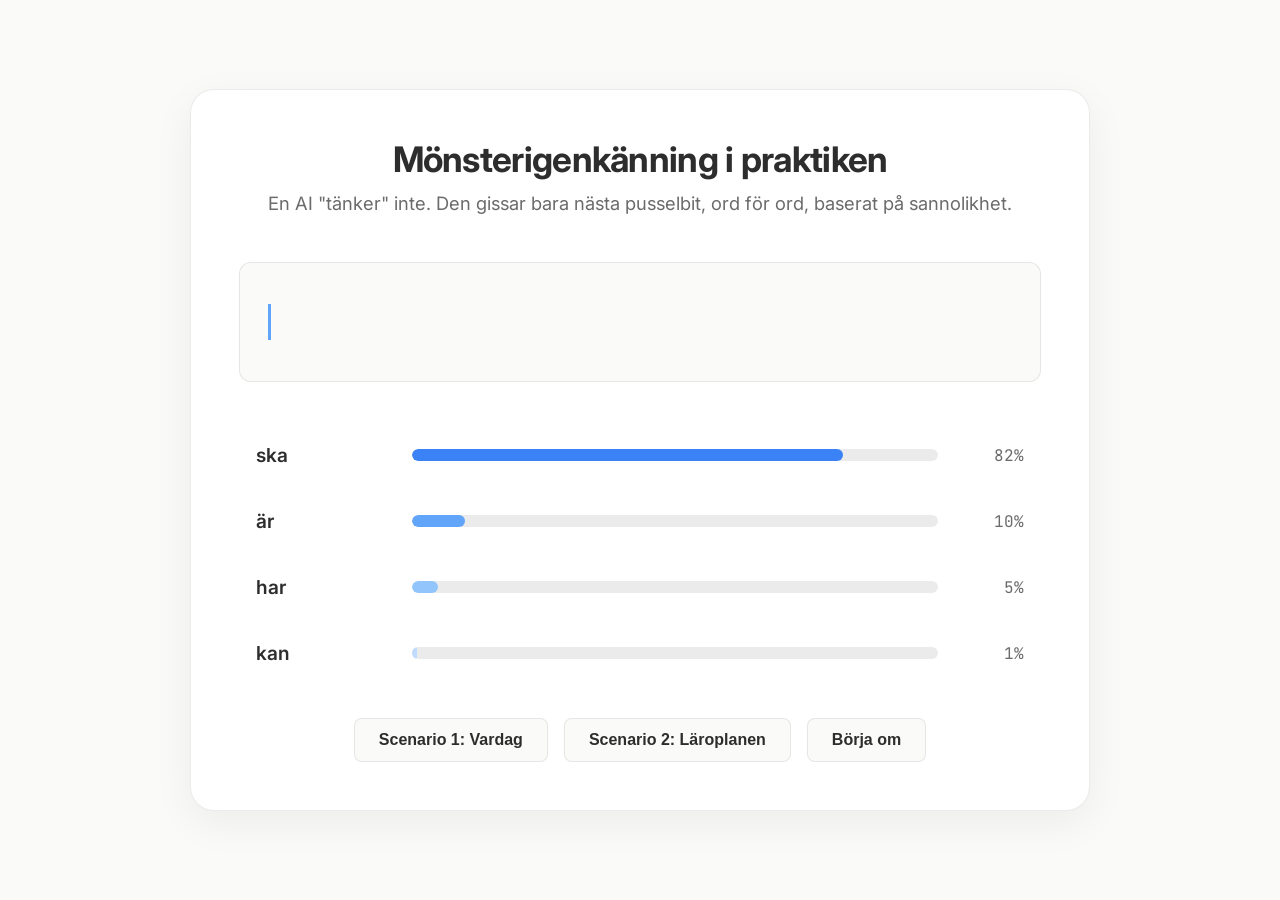
<file: modules/llm_probability/index.html>
<!DOCTYPE html>
<html lang="sv">
<head>
    <meta charset="UTF-8">
    <meta name="viewport" content="width=device-width, initial-scale=1.0">
    <title>LLM Sannolikhet — Interaktiv Demo</title>
    <link href="https://fonts.googleapis.com/css2?family=Inter:wght@300;400;500;600;700&display=swap" rel="stylesheet">
    <link href="https://fonts.googleapis.com/css2?family=JetBrains+Mono:wght@400;700&display=swap" rel="stylesheet">
    <style>
        :root {
            --bg: #FAFAF8;
            --bg-card: #FFFFFF;
            --text-main: #2D2D2D;
            --text-muted: #6B6B6B;
            --accent: #7a8f6e;
            --accent-light: #e8ede5;
            --bar-color: #60a5fa;
            --border: rgba(0,0,0,0.08);
            --font-main: 'Inter', system-ui, sans-serif;
            --font-mono: 'JetBrains Mono', monospace;
        }

        * { margin: 0; padding: 0; box-sizing: border-box; }

        body {
            font-family: var(--font-main);
            background-color: var(--bg);
            color: var(--text-main);
            height: 100vh;
            display: flex;
            flex-direction: column;
            align-items: center;
            justify-content: center;
            padding: 40px;
        }

        .container {
            max-width: 900px;
            width: 100%;
            background: var(--bg-card);
            border-radius: 24px;
            padding: 48px;
            box-shadow: 0 12px 40px rgba(0,0,0,0.06);
            border: 1px solid var(--border);
        }

        .header {
            text-align: center;
            margin-bottom: 48px;
        }

        .header h1 {
            font-size: 2.2rem;
            font-weight: 700;
            margin-bottom: 12px;
            letter-spacing: -0.02em;
        }

        .header p {
            font-size: 1.15rem;
            color: var(--text-muted);
        }

        .sentence-box {
            font-size: 2rem;
            line-height: 1.5;
            font-weight: 400;
            margin-bottom: 48px;
            padding: 24px;
            background: var(--bg);
            border-radius: 12px;
            border: 1px solid var(--border);
            min-height: 120px;
            display: flex;
            align-items: center;
            flex-wrap: wrap;
            gap: 8px;
        }

        .token {
            display: inline-block;
            padding: 4px 8px;
            border-radius: 6px;
            background: #fff;
            box-shadow: 0 2px 5px rgba(0,0,0,0.05);
            border: 1px solid var(--border);
            animation: popIn 0.3s cubic-bezier(0.175, 0.885, 0.32, 1.275);
        }

        .token.active {
            background: var(--accent-light);
            color: var(--accent);
            border-color: var(--accent);
            font-weight: 600;
        }

        .cursor {
            display: inline-block;
            width: 3px;
            height: 2.2rem;
            background: var(--bar-color);
            animation: blink 1s infinite;
            margin-left: 4px;
        }

        .predictions-container {
            display: flex;
            flex-direction: column;
            gap: 16px;
        }

        .prediction-row {
            display: flex;
            align-items: center;
            gap: 16px;
            cursor: pointer;
            padding: 12px 16px;
            border-radius: 12px;
            transition: all 0.2s;
            border: 1px solid transparent;
        }

        .prediction-row:hover {
            background: var(--bg);
            border-color: var(--border);
            transform: translateX(4px);
        }

        .pred-word {
            width: 140px;
            font-size: 1.2rem;
            font-weight: 600;
        }

        .pred-bar-container {
            flex-grow: 1;
            height: 12px;
            background: var(--border);
            border-radius: 6px;
            overflow: hidden;
        }

        .pred-bar {
            height: 100%;
            background: var(--bar-color);
            border-radius: 6px;
            width: 0%;
            transition: width 0.6s cubic-bezier(0.22, 1, 0.36, 1);
        }

        .pred-prob {
            width: 70px;
            text-align: right;
            font-family: var(--font-mono);
            color: var(--text-muted);
            font-size: 1rem;
        }

        .prediction-row:nth-child(1) .pred-bar { background: #3b82f6; }
        .prediction-row:nth-child(2) .pred-bar { background: #60a5fa; }
        .prediction-row:nth-child(3) .pred-bar { background: #93c5fd; }
        .prediction-row:nth-child(4) .pred-bar { background: #bfdbfe; }

        .controls {
            margin-top: 40px;
            display: flex;
            justify-content: center;
            gap: 16px;
        }

        .btn {
            padding: 12px 24px;
            font-size: 1rem;
            font-weight: 600;
            border-radius: 8px;
            border: none;
            cursor: pointer;
            transition: all 0.2s;
            background: var(--bg);
            color: var(--text-main);
            border: 1px solid var(--border);
        }

        .btn:hover {
            background: var(--border);
        }

        @keyframes blink {
            0%, 100% { opacity: 1; }
            50% { opacity: 0; }
        }

        @keyframes popIn {
            0% { transform: scale(0.8); opacity: 0; }
            100% { transform: scale(1); opacity: 1; }
        }
    </style>
</head>
<body>

<div class="container">
    <div class="header">
        <h1>Mönsterigenkänning i praktiken</h1>
        <p>En AI "tänker" inte. Den gissar bara nästa pusselbit, ord för ord, baserat på sannolikhet.</p>
    </div>

    <div class="sentence-box" id="sentenceBox">
        <!-- Tokens go here -->
        <span class="cursor" id="cursor"></span>
    </div>

    <div class="predictions-container" id="predictionsBox">
        <!-- Predictions go here -->
    </div>

    <div class="controls">
        <button class="btn" onclick="loadScenario(0)">Scenario 1: Vardag</button>
        <button class="btn" onclick="loadScenario(1)">Scenario 2: Läroplanen</button>
        <button class="btn" onclick="resetCurrent()">Börja om</button>
    </div>
</div>

<script>
    const scenarios = [
        {
            steps: [
                { text: "Kalle", preds: [{w: "gick", p: 78}, {w: "sprang", p: 12}, {w: "cyklade", p: 5}, {w: "hoppade", p: 2}] },
                { text: "gick", preds: [{w: "till", p: 85}, {w: "ut", p: 8}, {w: "hem", p: 5}, {w: "förbi", p: 1}] },
                { text: "till", preds: [{w: "skolan", p: 45}, {w: "affären", p: 30}, {w: "parken", p: 15}, {w: "jobbet", p: 5}] },
                { text: "skolan", preds: [{w: ".", p: 90}, {w: "för", p: 5}, {w: "och", p: 3}, {w: "på", p: 1}] }
            ]
        },
        {
            steps: [
                { text: "Förskolan", preds: [{w: "ska", p: 82}, {w: "är", p: 10}, {w: "har", p: 5}, {w: "kan", p: 1}] },
                { text: "ska", preds: [{w: "lägga", p: 65}, {w: "vara", p: 15}, {w: "erbjuda", p: 10}, {w: "ge", p: 5}] },
                { text: "lägga", preds: [{w: "grunden", p: 98}, {w: "fokus", p: 1}, {w: "tid", p: 0.5}, {w: "vikt", p: 0.1}] },
                { text: "grunden", preds: [{w: "för", p: 99}, {w: "till", p: 0.5}, {w: "på", p: 0.2}, {w: ".", p: 0.1}] },
                { text: "för", preds: [{w: "ett", p: 85}, {w: "barnens", p: 10}, {w: "lärande", p: 2}, {w: "allas", p: 1}] },
                { text: "ett", preds: [{w: "livslångt", p: 75}, {w: "tryggt", p: 15}, {w: "gott", p: 5}, {w: "roligt", p: 2}] },
                { text: "livslångt", preds: [{w: "lärande", p: 99.9}, {w: "intresse", p: 0.05}, {w: "perspektiv", p: 0.01}, {w: "fokus", p: 0.01}] }
            ]
        }
    ];

    let currentScenarioIdx = 0;
    let currentStepIdx = 0;
    let currentTokens = [];

    const sentenceBox = document.getElementById('sentenceBox');
    const predictionsBox = document.getElementById('predictionsBox');
    const cursor = document.getElementById('cursor');

    function loadScenario(idx) {
        currentScenarioIdx = idx;
        resetCurrent();
    }

    function resetCurrent() {
        currentStepIdx = 0;
        currentTokens = [];
        renderTokens();
        renderPredictions();
    }

    function renderTokens() {
        // Remove all old tokens
        document.querySelectorAll('.token').forEach(t => t.remove());
        
        // Insert current tokens
        currentTokens.forEach(t => {
            let span = document.createElement('span');
            span.className = 'token';
            span.innerText = t;
            sentenceBox.insertBefore(span, cursor);
        });
    }

    function renderPredictions() {
        predictionsBox.innerHTML = '';
        
        let scenario = scenarios[currentScenarioIdx];
        if (currentStepIdx >= scenario.steps.length) {
            predictionsBox.innerHTML = '<div style="text-align:center; color:var(--text-muted); font-size:1.2rem; margin-top:20px;">Meningsbyggnad klar.</div>';
            return;
        }

        let stepData = scenario.steps[currentStepIdx];
        
        // Delay bars slightly for animation effect
        setTimeout(() => {
            stepData.preds.forEach(p => {
                let row = document.createElement('div');
                row.className = 'prediction-row';
                row.onclick = () => selectWord(p.w);
                
                row.innerHTML = `
                    <div class="pred-word">${p.w}</div>
                    <div class="pred-bar-container">
                        <div class="pred-bar" style="width: 0%"></div>
                    </div>
                    <div class="pred-prob">${p.p}%</div>
                `;
                
                predictionsBox.appendChild(row);

                // Trigger reflow
                row.offsetHeight;
                
                // Animate bar
                row.querySelector('.pred-bar').style.width = p.p + '%';
            });
        }, 50);
    }

    function selectWord(word) {
        let scenario = scenarios[currentScenarioIdx];
        let expectedWord = scenario.steps[currentStepIdx].text;
        
        // Even if they click a low probability word, we just use it visually, 
        // but to keep the demo path simple, we force the expected word or just append the clicked word.
        // For a controlled demo, we'll append the clicked word.
        currentTokens.push(word);
        
        // Advance step if they clicked the expected word (or highest prob word)
        // If not, we still advance but maybe the grammar breaks. To keep it simple, 
        // we'll just advance the step index regardless.
        currentStepIdx++;
        
        renderTokens();
        renderPredictions();
    }

    // Init
    loadScenario(1); // Start with Lgr22 as default
</script>

</body>
</html>
</file>
<file: modules/ai_radar_presentation/style.css>
:root {
  /* DARK THEME (Original) */
  --bg-dark: #000501;
  --bg-hud: rgba(0, 5, 1, 0.7);
  --bg-grad-inner: rgba(0, 15, 0, 1);
  --bg-grad-outer: rgba(0, 2, 0, 1);
  
  --radar-green: #39ff14;
  --radar-dim: rgba(57, 255, 20, 0.4);
  --radar-faint: rgba(57, 255, 20, 0.1);
  
  --nocmig-color: #f20089;
  --nocmig-dim: rgba(242, 0, 137, 0.4);
  --nocmig-faint: rgba(242, 0, 137, 0.2);
  
  --nackdel-color: #ffaa00;
  --nackdel-dim: rgba(255, 170, 0, 0.4);
  --nackdel-faint: rgba(255, 170, 0, 0.2);
  
  --rare-color: #00f5d4;
  --text-main: #e2e8f0;
  --text-highlight: #fff;
  
  --btn-bg: var(--bg-dark);
}

body.theme-light {
  /* LIGHT THEME (Professional) */
  --bg-dark: #f0f4f8;
  --bg-hud: rgba(255, 255, 255, 0.85);
  --bg-grad-inner: #ffffff;
  --bg-grad-outer: #e2e8f0;
  
  --radar-green: #0284c7; /* Professional Blue */
  --radar-dim: rgba(2, 132, 199, 0.5);
  --radar-faint: rgba(2, 132, 199, 0.15);
  
  --nocmig-color: #e11d48; /* Crimson Red */
  --nocmig-dim: rgba(225, 29, 72, 0.4);
  --nocmig-faint: rgba(225, 29, 72, 0.15);
  
  --nackdel-color: #d97706; /* Amber */
  --nackdel-dim: rgba(217, 119, 6, 0.4);
  --nackdel-faint: rgba(217, 119, 6, 0.15);
  
  --rare-color: #0d9488;
  --text-main: #0f172a;
  --text-highlight: #000;
  
  --btn-bg: #fff;
}

* { box-sizing: border-box; margin: 0; padding: 0; }

body {
  background-color: var(--bg-dark);
  color: var(--text-main);
  font-family: 'JetBrains Mono', monospace;
  font-size: 14px;
  overflow: hidden;
  height: 100vh;
  width: 100vw;
  transition: background-color 0.5s ease;
}

.app-container {
  width: 100vw;
  height: 100vh;
  position: relative;
}

.visualization-section {
  width: 100vw;
  height: 100vh;
  position: absolute;
  top: 0;
  left: 0;
  display: flex;
  align-items: center;
  justify-content: center;
  background: radial-gradient(circle at center, var(--bg-grad-inner) 0%, var(--bg-grad-outer) 80%);
  overflow: hidden;
  z-index: 10;
  transition: background 0.5s ease;
}

/* =========================================
   MODE: TIMELINE
   ========================================= */
.timeline-system {
  position: relative;
  width: 100%;
  height: 100%;
  border: 1px solid var(--radar-faint);
  box-shadow: inset 0 0 50px var(--radar-faint);
  display: flex;
  align-items: center;
}

.timeline-track-container {
  position: absolute;
  left: 0;
  width: 100%;
  height: 200px;
  top: 50%;
  transform: translateY(-50%);
  display: flex;
  align-items: center;
}

.timeline-track {
  position: absolute;
  top: 50%;
  height: 2px;
  background: var(--radar-dim);
  width: 600vw; 
  box-shadow: 0 0 10px var(--radar-dim);
  transition: transform 0.1s linear;
}

.playhead {
  position: absolute;
  left: calc(50% - 1px);
  top: 50%;
  transform: translateY(-50%);
  width: 2px;
  height: 80px;
  background: var(--radar-green);
  z-index: 20;
  box-shadow: 0 0 15px var(--radar-green), 0 0 5px var(--text-highlight);
}
.playhead::after {
  content: "AKTUELL TIDPUNKT";
  position: absolute;
  top: -30px;
  left: 50%;
  transform: translateX(-50%);
  color: var(--radar-green);
  font-size: 0.8rem;
  letter-spacing: 0.1em;
  white-space: nowrap;
  text-shadow: 0 0 5px var(--bg-dark);
}

/* =========================================
   MODE: CIRCULAR RADAR
   ========================================= */
.radar-system {
  position: relative;
  width: 90vmin;
  height: 90vmin;
  border-radius: 50%;
  border: 1px solid var(--radar-dim);
  box-shadow: 0 0 50px var(--radar-faint) inset;
  background: radial-gradient(circle at center, var(--radar-faint) 0%, transparent 60%);
}

.radar-grid {
  position: absolute;
  top: 0; left: 0; right: 0; bottom: 0;
  border-radius: 50%;
  background-image: 
    repeating-radial-gradient(
      transparent, 
      transparent 10%, 
      var(--radar-faint) 10%, 
      var(--radar-faint) 10.5%
    );
}

.radar-sweep {
  position: absolute;
  top: 0; left: 0; right: 0; bottom: 0;
  border-radius: 50%;
  background: conic-gradient(from 0deg at 50% 50%, var(--radar-green) 0deg, var(--radar-dim) 5deg, transparent 45deg, transparent 360deg);
  pointer-events: none;
  z-index: 5;
  opacity: 0.6;
}

.season-marker {
  position: absolute;
  color: var(--radar-dim);
  font-size: 1rem;
  letter-spacing: 0.1em;
  background: var(--bg-dark);
  padding: 2px 5px;
  z-index: 10;
}

/* =========================================
   BLIPS & LABELS
   ========================================= */
.year-ring-label {
    position: absolute;
    color: var(--radar-dim);
    font-size: 1rem;
    font-family: 'JetBrains Mono', monospace;
    background: var(--bg-dark);
    padding: 0 8px;
    z-index: 5;
    opacity: 0.8;
}

/* Radar places labels on the Y-axis ring */
.radar-system .year-ring-label {
    transform: translate(-50%, -50%);
    font-size: 0.70rem;
    padding: 0 4px;
}
/* Timeline places labels above the track */
.timeline-system .year-ring-label {
    top: -30px; 
    border-left: 1px solid var(--radar-dim);
}

#active-targets {
  position: absolute;
  top: 0; left: 0; bottom: 0; right: 0;
  z-index: 10;
}

.blip {
  position: absolute;
  width: 14px;
  height: 14px;
  background-color: var(--radar-dim);
  border-radius: 50%;
  transform: translate(-50%, -50%); /* Centered on its x,y */
  cursor: pointer;
  transition: all 0.2s;
  box-shadow: 0 0 5px var(--radar-dim);
  z-index: 11;
}

.blip:hover, .blip.active {
  background-color: var(--radar-green);
  box-shadow: 0 0 15px var(--radar-green);
  z-index: 100;
  width: 20px;
  height: 20px;
}

.blip.flash { animation: blip-flash 0.5s ease-out; }
@keyframes blip-flash {
  0% { transform: translate(-50%, -50%) scale(4); background-color: var(--text-highlight); box-shadow: 0 0 50px var(--text-highlight); }
  100% { transform: translate(-50%, -50%) scale(1); }
}

/* Disadvantages & Risks Icons */
.blip-nackdel { 
  background-color: var(--nackdel-faint); 
  border: 1px solid var(--nackdel-color); 
  box-shadow: 0 0 8px var(--nackdel-dim); 
  border-radius: 2px;
  display: flex;
  align-items: center;
  justify-content: center;
  font-weight: bold;
  color: var(--nackdel-color);
  font-size: 10px;
}
.blip-nackdel::after { content: "!"; }
.blip-nackdel:hover, .blip-nackdel.active, .blip-nackdel.flash { 
  background-color: var(--nackdel-color); 
  box-shadow: 0 0 20px var(--nackdel-color); 
  color: var(--bg-dark);
}

.blip-risk { 
  background-color: var(--nocmig-faint); 
  border: 2px solid var(--nocmig-color); 
  box-shadow: 0 0 8px var(--nocmig-dim); 
  border-radius: 0;
  display: flex;
  align-items: center;
  justify-content: center;
  font-weight: bold;
  color: var(--text-highlight);
  font-size: 14px;
  width: 20px;
  height: 20px;
}
.blip-risk::after { content: "!"; text-shadow: 0 0 5px var(--text-highlight); }
.blip-risk:hover, .blip-risk.active, .blip-risk.flash { 
  background-color: var(--nocmig-color); 
  box-shadow: 0 0 20px var(--nocmig-color), 0 0 40px var(--nocmig-color); 
  color: var(--bg-dark);
  transform: translate(-50%, -50%) scale(1.5);
}

/* =========================================
   POPUP MODAL
   ========================================= */
.event-modal {
  position: absolute;
  top: 50%;
  left: 50%;
  transform: translate(-50%, -50%) scale(0.9);
  width: 80%;
  max-width: 600px;
  background: var(--bg-hud);
  border: 2px solid var(--radar-green);
  box-shadow: 0 0 50px rgba(0,0,0,0.5), 0 0 20px var(--radar-dim);
  padding: 2.5rem;
  z-index: 500;
  opacity: 0;
  pointer-events: none;
  transition: all 0.3s cubic-bezier(0.175, 0.885, 0.32, 1.275);
  backdrop-filter: blur(10px);
}

.event-modal.visible {
  opacity: 1;
  pointer-events: all;
  transform: translate(-50%, -50%) scale(1);
}

.event-modal.risk {
  border-color: var(--nocmig-color);
  box-shadow: 0 0 50px rgba(0,0,0,0.5), 0 0 40px var(--nocmig-dim);
}

.event-modal.nackdel {
  border-color: var(--nackdel-color);
  box-shadow: 0 0 50px rgba(0,0,0,0.5), 0 0 40px var(--nackdel-dim);
}

.modal-header { font-size: 0.9rem; margin-bottom: 1rem; letter-spacing: 0.1em; font-weight: bold;}
.modal-title { font-family: 'Outfit', sans-serif; font-size: 2.8rem; font-weight: 800; line-height: 1.1; margin-bottom: 1.5rem; color: var(--text-highlight); }
.modal-desc { font-size: 1.2rem; line-height: 1.6; color: var(--text-main); margin-bottom: 2rem; }

.modal-close {
  display: inline-block;
  background: transparent;
  color: inherit;
  border: 1px solid currentColor;
  padding: 0.8rem 1.5rem;
  font-family: 'JetBrains Mono', monospace;
  font-size: 1rem;
  cursor: pointer;
  letter-spacing: 0.1em;
  transition: all 0.2s;
}
.modal-close:hover { background: currentColor; color: var(--bg-dark); }
.modal-countdown { position: absolute; bottom: 0; left: 0; height: 3px; background: currentColor; width: 100%; }

/* =========================================
   PRESENTATION COVER SLIDE
   ========================================= */
.presentation-cover {
  position: absolute;
  top: 0; left: 0; width: 100%; height: 100%;
  background: var(--bg-dark);
  z-index: 9000;
  display: flex;
  align-items: center;
  justify-content: center;
  opacity: 0;
  pointer-events: none;
  transition: opacity 1s ease;
}
.presentation-cover.visible {
  opacity: 1;
  pointer-events: all;
}
.cover-content {
  text-align: center;
  max-width: 800px;
}
.cover-subtitle {
  font-family: 'JetBrains Mono', monospace;
  color: var(--radar-green);
  font-size: 1rem;
  letter-spacing: 0.2em;
  margin-bottom: 2rem;
}
.cover-title {
  font-family: 'Outfit', sans-serif;
  font-size: 5rem;
  font-weight: 800;
  line-height: 1.1;
  color: var(--text-highlight);
  margin-bottom: 2rem;
}
.cover-author {
  font-family: 'JetBrains Mono', monospace;
  font-size: 1.2rem;
  color: var(--text-main);
  margin-bottom: 4rem;
}
.typewriter-wrapper {
  height: 80px;
  display: flex;
  justify-content: center;
  align-items: center;
  margin-bottom: 3rem;
}
.typewriter-text {
  font-family: 'JetBrains Mono', monospace;
  font-size: 1.3rem;
  color: var(--text-main);
  border-right: 3px solid var(--radar-green);
  white-space: nowrap;
  overflow: hidden;
  padding-right: 5px;
}
.typewriter-text.typing {
  animation: blink-caret 0.75s step-end infinite;
}
@keyframes blink-caret {
  from, to { border-color: transparent }
  50% { border-color: var(--radar-green) }
}
.cover-actions {
  display: flex;
  justify-content: center;
  gap: 1.5rem;
}
.launch-system-btn {
    background: var(--radar-green);
    color: var(--bg-dark);
    font-weight: bold;
    border: none;
    font-size: 1.1rem;
    padding: 1rem 1.5rem;
    cursor: pointer;
    font-family: 'JetBrains Mono', monospace;
    transition: transform 0.1s, opacity 0.2s;
}
.launch-system-btn:hover {
    transform: scale(1.02);
}
.launch-system-btn.secondary:hover {
    background: var(--radar-green) !important;
    color: var(--bg-dark) !important;
}

/* CONTROLS (SIM & FILTER) */
.filter-controls { position: absolute; top: 2rem; left: 2rem; display: flex; flex-direction: column; gap: 0.5rem; z-index: 50; }
.filter-menu { position: relative; margin-bottom: 0.5rem; }
.filter-menu-btn { width: 100%; border: 1px solid var(--radar-dim); display:flex; justify-content: space-between;}
.filter-dropdown {
    position: absolute; top: 100%; left: 0; min-width: 250px; background: var(--bg-hud); 
    border: 1px solid var(--radar-dim); display: flex; flex-direction: column; 
    gap: 0.8rem; padding: 1.5rem; z-index: 100;
}
.filter-dropdown label { color: var(--text-main); cursor: pointer; display: flex; align-items: center; gap: 0.8rem; font-size: 0.9rem; letter-spacing: 0.05em; font-family: 'JetBrains Mono', monospace;}
.filter-dropdown label:hover { color: var(--radar-green); }
.filter-dropdown input[type="checkbox"] { accent-color: var(--radar-green); transform: scale(1.2); }
.sim-controls { position: absolute; bottom: 2rem; left: 2rem; display: flex; flex-direction: column; gap: 0.5rem; z-index: 50; }

button:not(.modal-close):not(.start-btn):not(.launch-system-btn) {
  background: var(--btn-bg);
  color: var(--radar-dim);
  border: 1px solid var(--radar-faint);
  font-family: 'JetBrains Mono', monospace;
  padding: 0.8rem 1.2rem;
  text-align: left;
  cursor: pointer;
  transition: all 0.2s;
  letter-spacing: 0.1em;
  font-size: 0.9rem;
}

button:hover:not(.modal-close):not(.start-btn):not(.launch-system-btn) { background: var(--radar-faint); color: var(--radar-green); }
.mode-btn.active { color: var(--bg-dark); background: var(--radar-green); border-color: var(--radar-green); font-weight: bold; }
.sim-btn.play { color: var(--radar-green); border-color: var(--radar-green); }
.sim-btn.play:hover { background: var(--radar-green); color: var(--bg-dark); }
.sim-btn.stop { color: var(--nocmig-color); border-color: var(--nocmig-color); }
.sim-btn.stop:hover { background: var(--nocmig-color); color: var(--bg-dark); }

.speed-control { display: flex; flex-direction: column; gap: 0.5rem; margin-top: 1rem; color: var(--text-main); font-size: 0.8rem; }
.speed-control input[type=range] { -webkit-appearance: none; appearance: none; background: transparent; border: 1px solid var(--radar-faint); height: 20px; outline: none; }
.speed-control input[type=range]::-webkit-slider-thumb { -webkit-appearance: none; appearance: none; height: 20px; width: 10px; background: var(--radar-green); cursor: pointer; }

/* =========================================
   HUD SECTION (OVERLAY)
   ========================================= */
.hud-section {
  position: absolute;
  top: 2rem;
  right: 2rem;
  width: 400px;
  max-height: calc(100vh - 4rem);
  background: transparent;
  display: flex;
  flex-direction: column;
  z-index: 40;
  pointer-events: none;
}

.hud-section > * { pointer-events: auto; }
.hud-topline { display: flex; justify-content: space-between; color: var(--text-main); font-size: 0.8rem; margin-bottom: 1rem; border-bottom: 1px solid var(--radar-faint); padding-bottom: 0.5rem; }
#simYearIndicator { color: var(--radar-green); font-weight: bold; }

.hud-title { font-family: 'Outfit', sans-serif; font-size: 2rem; font-weight: 800; line-height: 1; color: var(--text-highlight); text-shadow: 0 0 10px var(--radar-faint); margin-bottom: 1rem; text-align: right; }
.stat-row { display: flex; justify-content: space-between; align-items: center; background: var(--radar-faint); padding: 0.8rem; border: 1px solid var(--radar-faint); margin-bottom: 1rem; }
.stat-label { color: var(--radar-green); font-size: 0.8rem; }
.stat-value { font-family: 'Outfit'; font-size: 2rem; font-weight: 800; color: var(--radar-green); }

.target-details {
  flex: 1; border: 1px solid var(--radar-dim); padding: 1rem; background: var(--bg-hud);
  box-shadow: -5px 5px 20px rgba(0,0,0,0.1);
  position: relative; overflow-y: auto; scroll-behavior: smooth; font-size: 0.85rem; line-height: 1.5;
  backdrop-filter: blur(5px);
}
.terminal-log { color: var(--text-main); }
.terminal-log::-webkit-scrollbar { width: 4px; }
.terminal-log::-webkit-scrollbar-track { background: transparent; }
.terminal-log::-webkit-scrollbar-thumb { background: var(--radar-dim); }

.idle-text { color: var(--text-main); animation: blink 2s infinite; margin-bottom: 1rem; }
.warning { color: var(--nocmig-color); font-weight: bold; text-shadow: 0 0 5px var(--nocmig-faint); }
.highlight { color: var(--text-highlight); font-weight: bold; }

.hud-footer {
  margin-top: 1rem; border-top: 1px solid var(--radar-faint); padding-top: 0.5rem;
  font-size: 0.65rem; color: var(--text-main); opacity: 0.7; text-align: right;
  background: var(--bg-hud);
  padding: 0.5rem;
}

/* =========================================
   SLIDE LIGHTBOX
   ========================================= */
.slide-lightbox {
  position: fixed;
  top: 0; left: 0; width: 100vw; height: 100vh;
  z-index: 9999;
  background: var(--bg-dark);
  display: flex;
  align-items: center;
  justify-content: center;
  opacity: 0;
  transition: opacity 0.3s ease;
  pointer-events: none;
}
.slide-lightbox.visible {
  opacity: 1;
  pointer-events: auto;
}
.slide-lightbox.theme-light {
  background: #fafaf8;
  color: #2d2d2d;
}
.lightbox-close {
  position: absolute;
  top: 20px; right: 20px;
  background: transparent;
  border: 1px solid var(--radar-green);
  color: var(--radar-green);
  padding: 8px 16px;
  font-family: 'JetBrains Mono', monospace;
  font-size: 0.9rem;
  cursor: pointer;
  z-index: 10000;
  transition: all 0.2s;
}
.lightbox-close:hover {
  background: var(--radar-dim);
  color: #fff;
}
.slide-lightbox.theme-light .lightbox-close {
  border-color: #7a8f6e;
  color: #7a8f6e;
}
.slide-lightbox.theme-light .lightbox-close:hover {
  background: #e8ede5;
  color: #5d7252;
}
.lightbox-content {
  max-width: 900px;
  width: 90%;
  max-height: 90vh;
  overflow-y: auto;
  font-family: 'Inter', system-ui, sans-serif;
  padding: 40px;
  background: rgba(255,255,255,0.05);
  border: 1px solid rgba(255,255,255,0.1);
  border-radius: 12px;
}
.slide-lightbox.theme-light .lightbox-content {
  background: #fff;
  border-color: rgba(0,0,0,0.05);
  box-shadow: 0 10px 40px rgba(0,0,0,0.1);
}
.lightbox-content h2 {
  font-size: 2.5rem;
  margin-bottom: 20px;
  font-family: 'Outfit', sans-serif;
}
.lightbox-content p {
  font-size: 1.2rem;
  line-height: 1.6;
  margin-bottom: 20px;
}
.lightbox-content .quote {
  font-size: 1.8rem;
  font-style: italic;
  font-weight: 300;
  line-height: 1.4;
  border-left: 4px solid var(--radar-green);
  padding-left: 20px;
  margin: 30px 0;
}
.slide-lightbox.theme-light .lightbox-content .quote {
  border-left-color: #7a8f6e;
}
</file>
